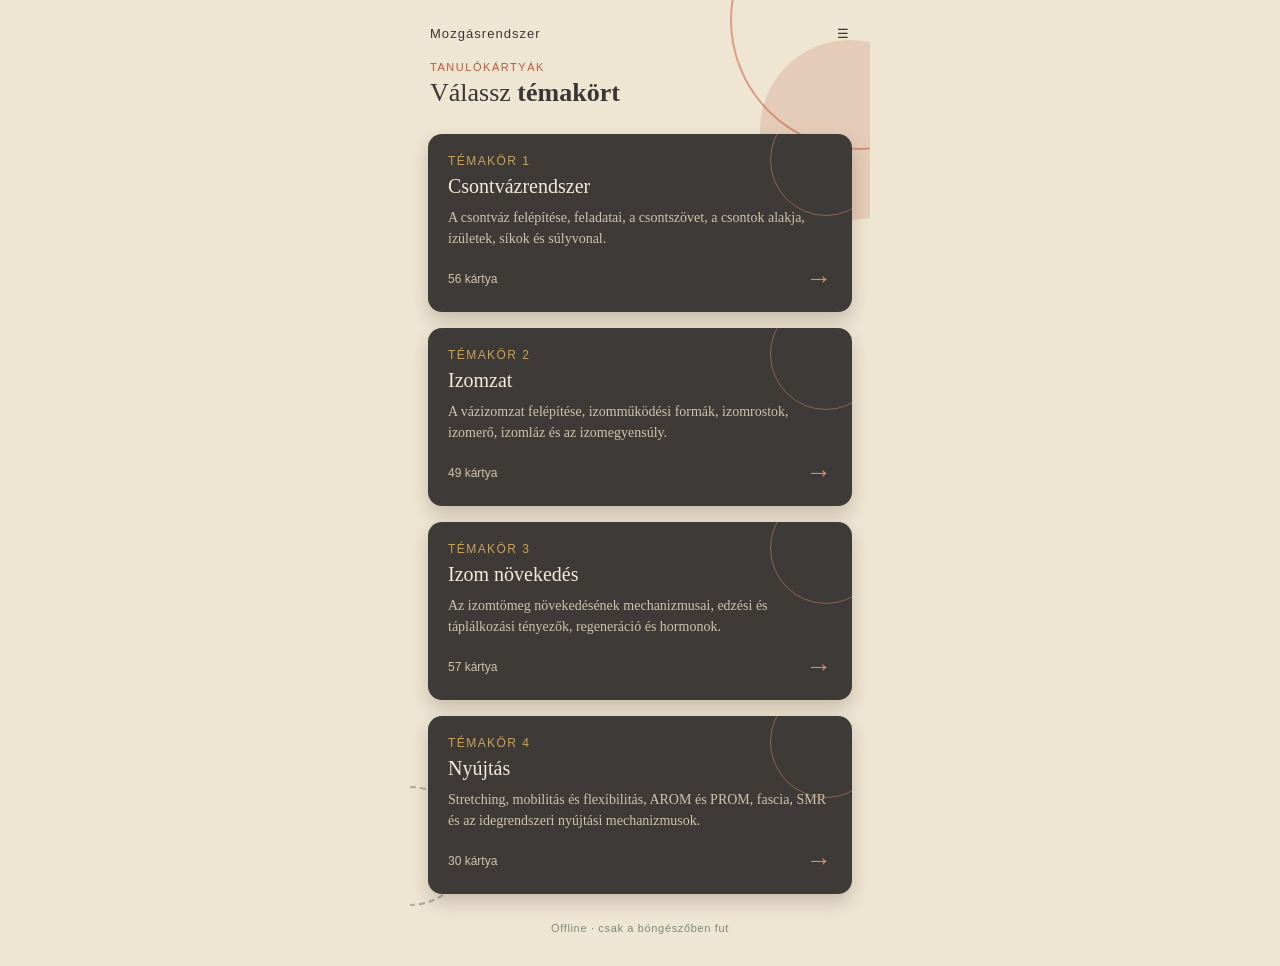
<file: anat2/index.html>
<!DOCTYPE html>
<html lang="hu">
<head>
<meta charset="UTF-8">
<meta name="viewport" content="width=device-width, initial-scale=1, viewport-fit=cover">
<title>Mozgásrendszer – Tanulókártyák</title>
<style>
  :root {
    --paper: #efe5d3;
    --paper-deep: #e4d7bf;
    --ink: #3a3633;
    --card: #3d3a37;
    --cream: #f3ead8;
    --muted-cream: #cfc4ad;
    --terracotta: #b8583f;
    --terracotta-soft: #d98b72;
    --sage: #7f8a72;
    --mustard: #c9a25a;
    --shadow: rgba(60, 45, 30, 0.22);
  }

  * { box-sizing: border-box; margin: 0; padding: 0; }

  html, body {
    min-height: 100%;
    background: var(--paper);
    color: var(--ink);
    font-family: Georgia, "Times New Roman", serif;
    -webkit-font-smoothing: antialiased;
  }

  body {
    display: flex;
    justify-content: center;
    padding: env(safe-area-inset-top, 0px) 12px env(safe-area-inset-bottom, 0px);
    min-height: 100vh;
  }

  .app {
    position: relative;
    width: 100%;
    max-width: 460px;
    min-height: 100vh;
    overflow: hidden;
    padding: 22px 18px 32px;
  }

  .deco { position: absolute; pointer-events: none; border-radius: 50%; z-index: 0; }
  .deco.a { width: 260px; height: 260px; top: -110px; right: -120px; border: 2px solid var(--terracotta-soft); opacity: 0.8; }
  .deco.b { width: 180px; height: 180px; top: 40px; right: -70px; background: var(--terracotta); opacity: 0.18; }
  .deco.c { width: 120px; height: 120px; bottom: 60px; left: -60px; border: 2px dashed var(--sage); opacity: 0.6; }

  .content { position: relative; z-index: 1; }

  .topbar {
    display: flex;
    align-items: center;
    justify-content: space-between;
    font-family: "Trebuchet MS", Verdana, sans-serif;
    font-size: 13px;
    letter-spacing: 0.08em;
    color: var(--ink);
    padding: 4px 2px 14px;
  }
  .icon-btn { background: none; border: none; color: var(--ink); font-size: 22px; cursor: pointer; padding: 6px 8px; line-height: 1; }

  .heading { margin: 6px 2px 4px; }
  .eyebrow {
    font-family: "Trebuchet MS", Verdana, sans-serif;
    font-size: 11px;
    letter-spacing: 0.14em;
    text-transform: uppercase;
    color: var(--terracotta);
  }
  .heading h1 { font-size: 26px; font-weight: normal; line-height: 1.2; margin-top: 4px; }
  .heading h1 strong { font-weight: bold; }

  .view { display: none; }
  .view.active { display: block; }

  /* ---------- category selection ---------- */
  .category-list { display: flex; flex-direction: column; gap: 16px; margin-top: 26px; }
  .cat-card {
    position: relative;
    background: var(--card);
    color: var(--cream);
    border-radius: 14px;
    padding: 20px 20px 18px;
    cursor: pointer;
    box-shadow: 0 8px 18px var(--shadow);
    border: none;
    text-align: left;
    width: 100%;
    font-family: inherit;
    transition: transform 0.15s ease;
    overflow: hidden;
  }
  .cat-card:active { transform: scale(0.98); }
  .cat-card::before {
    content: "";
    position: absolute;
    right: -30px; top: -30px;
    width: 110px; height: 110px;
    border-radius: 50%;
    border: 1.5px solid var(--terracotta-soft);
    opacity: 0.5;
  }
  .cat-card.empty { background: var(--paper-deep); color: var(--ink); box-shadow: none; cursor: default; }
  .cat-card.empty:active { transform: none; }
  .cat-card.empty::before { border-color: var(--sage); }
  .cat-num { font-family: "Trebuchet MS", Verdana, sans-serif; font-size: 12px; letter-spacing: 0.12em; color: var(--mustard); text-transform: uppercase; }
  .cat-card.empty .cat-num { color: var(--sage); }
  .cat-title { font-size: 20px; margin: 6px 0 8px; line-height: 1.25; color: var(--cream); }
  .cat-card.empty .cat-title { color: var(--ink); }
  .cat-desc { font-size: 14px; line-height: 1.5; color: var(--muted-cream); }
  .cat-card.empty .cat-desc { color: var(--sage); }
  .cat-foot {
    display: flex;
    justify-content: space-between;
    align-items: center;
    margin-top: 14px;
    font-family: "Trebuchet MS", Verdana, sans-serif;
    font-size: 12px;
    color: var(--muted-cream);
  }
  .cat-card.empty .cat-foot { color: var(--sage); }
  .cat-arrow { font-size: 26px; color: var(--terracotta-soft); }

  /* ---------- deck view ---------- */
  .deck-head { margin-top: 6px; }
  .deck-head h2 { font-size: 21px; font-weight: normal; margin-top: 4px; line-height: 1.25; }

  .progress-row {
    display: flex;
    justify-content: space-between;
    align-items: center;
    font-family: "Trebuchet MS", Verdana, sans-serif;
    font-size: 12px;
    color: var(--ink);
    margin: 18px 2px 8px;
  }
  .progress { height: 6px; background: var(--paper-deep); border-radius: 6px; overflow: hidden; }
  .progress-fill { height: 100%; width: 0%; background: var(--terracotta); transition: width 0.3s ease; }

  .scene { perspective: 1200px; margin-top: 18px; height: 360px; }
  .flipper {
    position: relative;
    width: 100%;
    height: 100%;
    transition: transform 0.55s cubic-bezier(.4,.2,.2,1);
    transform-style: preserve-3d;
    cursor: pointer;
  }
  .flipper.flipped { transform: rotateY(180deg); }

  .face {
    position: absolute;
    inset: 0;
    border-radius: 16px;
    backface-visibility: hidden;
    -webkit-backface-visibility: hidden;
    display: flex;
    flex-direction: column;
    padding: 24px 22px;
    box-shadow: 0 10px 22px var(--shadow);
    overflow: hidden;
  }
  .face.front { background: var(--card); color: var(--cream); }
  .face.back {
    background: var(--cream);
    color: var(--ink);
    transform: rotateY(180deg);
    border: 1.5px solid var(--paper-deep);
  }
  .face::after {
    content: "";
    position: absolute;
    right: -50px; bottom: -50px;
    width: 150px; height: 150px;
    border-radius: 50%;
    border: 1.5px solid var(--terracotta-soft);
    opacity: 0.35;
    pointer-events: none;
  }
  .face-label {
    font-family: "Trebuchet MS", Verdana, sans-serif;
    font-size: 11px;
    letter-spacing: 0.14em;
    text-transform: uppercase;
    margin-bottom: 14px;
  }
  .face.front .face-label { color: var(--mustard); }
  .face.back .face-label { color: var(--terracotta); }
  .face-text { font-size: 19px; line-height: 1.45; overflow-y: auto; flex: 1; padding-right: 4px; }
  .face.back .face-text { font-size: 17px; }
  .face-hint {
    font-family: "Trebuchet MS", Verdana, sans-serif;
    font-size: 12px;
    color: var(--muted-cream);
    text-align: right;
    margin-top: 10px;
  }
  .face.back .face-hint { color: var(--sage); }

  .controls { display: flex; justify-content: space-between; align-items: center; margin-top: 22px; gap: 10px; }
  .nav-btn {
    background: none;
    border: 1.5px solid var(--ink);
    color: var(--ink);
    font-family: "Trebuchet MS", Verdana, sans-serif;
    font-size: 14px;
    padding: 10px 14px;
    border-radius: 999px;
    cursor: pointer;
  }
  .nav-btn:disabled { opacity: 0.3; cursor: default; }
  .nav-btn.arrow { border: none; color: var(--terracotta); font-size: 30px; padding: 0 6px; line-height: 1; }
  .nav-btn.arrow:disabled { color: var(--ink); }

  .mark-row { display: flex; gap: 10px; margin-top: 16px; }
  .mark-btn {
    flex: 1;
    font-family: "Trebuchet MS", Verdana, sans-serif;
    font-size: 13px;
    padding: 11px 10px;
    border-radius: 10px;
    border: none;
    cursor: pointer;
    color: var(--cream);
  }
  .mark-btn.know { background: var(--sage); }
  .mark-btn.again { background: var(--terracotta); }
  .mark-btn.active { box-shadow: inset 0 0 0 2px var(--cream), 0 0 0 2px var(--ink); }

  .mini-actions {
    display: flex;
    justify-content: center;
    gap: 18px;
    margin-top: 16px;
    font-family: "Trebuchet MS", Verdana, sans-serif;
    font-size: 13px;
  }
  .link-btn {
    background: none;
    border: none;
    color: var(--ink);
    text-decoration: underline;
    text-underline-offset: 3px;
    cursor: pointer;
    font-family: inherit;
    font-size: inherit;
    padding: 4px;
  }

  .done-box {
    display: none;
    margin-top: 18px;
    background: var(--paper-deep);
    border-radius: 14px;
    padding: 18px;
    text-align: center;
    font-size: 15px;
    line-height: 1.5;
  }
  .done-box.show { display: block; }
  .done-box strong { color: var(--terracotta); font-weight: bold; }

  footer {
    margin-top: 28px;
    text-align: center;
    font-family: "Trebuchet MS", Verdana, sans-serif;
    font-size: 11px;
    color: var(--sage);
    letter-spacing: 0.06em;
  }

  @media (prefers-reduced-motion: reduce) {
    .flipper, .progress-fill { transition: none; }
  }
</style>
</head>
<body>
<div class="app">
  <div class="deco a"></div>
  <div class="deco b"></div>
  <div class="deco c"></div>

  <div class="content">
    <div class="topbar">
      <span>Mozgásrendszer</span>
      <span>☰</span>
    </div>

    <!-- HOME: category selection -->
    <section id="homeView" class="view active">
      <div class="heading">
        <div class="eyebrow">Tanulókártyák</div>
        <h1>Válassz <strong>témakört</strong></h1>
      </div>
      <div class="category-list" id="categoryList"></div>
      <footer>Offline · csak a böngészőben fut</footer>
    </section>

    <!-- DECK: cards -->
    <section id="deckView" class="view">
      <div class="topbar">
        <button class="icon-btn" id="backHome" aria-label="Vissza">←</button>
        <span id="deckTopLabel"></span>
        <span style="width:38px"></span>
      </div>

      <div class="deck-head">
        <div class="eyebrow" id="deckEyebrow"></div>
        <h2 id="deckTitle"></h2>
      </div>

      <div class="progress-row">
        <span id="counter">1 / 1</span>
        <span id="knownCount">Tudom: 0</span>
      </div>
      <div class="progress"><div class="progress-fill" id="progressFill"></div></div>

      <div class="scene">
        <div class="flipper" id="flipper" role="button" tabindex="0" aria-label="Kártya megfordítása">
          <div class="face front">
            <div class="face-label">Kérdés</div>
            <div class="face-text" id="frontText"></div>
            <div class="face-hint">Koppints a válaszhoz</div>
          </div>
          <div class="face back">
            <div class="face-label">Válasz</div>
            <div class="face-text" id="backText"></div>
            <div class="face-hint">Koppints vissza</div>
          </div>
        </div>
      </div>

      <div class="mark-row">
        <button class="mark-btn again" id="markAgain">Gyakorlom ↻</button>
        <button class="mark-btn know" id="markKnow">Tudom ✓</button>
      </div>

      <div class="controls">
        <button class="nav-btn arrow" id="prevBtn" aria-label="Előző">←</button>
        <button class="nav-btn" id="shuffleBtn">Keverés</button>
        <button class="nav-btn arrow" id="nextBtn" aria-label="Következő">→</button>
      </div>

      <div class="mini-actions">
        <button class="link-btn" id="restartBtn">Újrakezdés</button>
        <button class="link-btn" id="practiceBtn">Csak a „gyakorlom” kártyák</button>
      </div>

      <div class="done-box" id="doneBox">
        <strong>Kész a kör!</strong><br>
        <span id="doneText"></span>
      </div>
    </section>
  </div>
</div>

<script>
  const CATEGORIES = [
    {
      id: 1,
      title: "Csontvázrendszer",
      desc: "A csontváz felépítése, feladatai, a csontszövet, a csontok alakja, ízületek, síkok és súlyvonal.",
      cards: [
        { q: "Mi a bilaterális szimmetria?", a: "A test jobb és bal oldala alapvetően egymás tükörképe. A középsík (median sagittalis sík) osztja jobb és bal félre." },
        { q: "Mi a szelvényezettség (szegmentáció)?", a: "A test bizonyos részei hasonló, ismétlődő szakaszokból, szelvényekből épülnek fel." },
        { q: "Adj példát a szelvényezettségre!", a: "Gerincoszlop csigolyái, a bordák elhelyezkedése, a törzs izmainak egyes rétegei, a gerincvelői idegek szegmentális elrendeződése." },
        { q: "Mi a mozgásrendszer feladata?", a: "Lehetővé teszi a test helyzetének megváltoztatását, a helyváltoztatást és a testtartás fenntartását." },
        { q: "Mi tartozik a passzív mozgásrendszerhez?", a: "Csontok, ízületek, ízületi szalagok és porcok. Feladata: a test támasztása, védelme és a mozgás kereteinek biztosítása." },
        { q: "Mi tartozik az aktív mozgásrendszerhez?", a: "Vázizmok és izmok inai. Az izom-összehúzódással létrehozza a mozgást, fenntartja a testtartást és stabilizálja az ízületeket." },
        { q: "Melyik rész hozza létre a mozgást: az aktív vagy a passzív?", a: "Az aktív rész. A passzív rész a mozgás kereteit adja." },
        { q: "Hány csontból áll egy felnőtt csontváza?", a: "Általában 206 csontból." },
        { q: "Sorold fel a csontváz hat feladatát!", a: "Támasztás, védelem, mozgás, vérképzés, ásványianyag-raktározás, energiaraktározás." },
        { q: "Mely részek alkotják a tengelyvázat?", a: "A koponya, a gerincoszlop és a mellkas." },
        { q: "Mi a csontszövet szerves állománya?", a: "Kb. 1/3 részt tesz ki, főként kollagénrostokból áll. Rugalmasságot és hajlékonyságot ad, és segít megelőzni a csont törékenységét." },
        { q: "Mi a csontszövet szervetlen állománya?", a: "Kb. 2/3 részt tesz ki, főként kalcium- és foszfátsókból áll. Keménységet és szilárdságot biztosít." },
        { q: "Mi az osteoblast?", a: "Csontépítő sejt, új csontállományt termel." },
        { q: "Mi az osteoclast?", a: "Csontbontó sejt, lebontja a régi csontállományt." },
        { q: "Mi az osteocyta?", a: "Érett csontsejt, fenntartja a csontszövetet." },
        { q: "Mi a különbség a tömör és a szivacsos csontállomány között?", a: "A tömör (substantia compacta) kemény, sűrű, nagy teherbírású. A szivacsos (substantia spongiosa) gerendázatos, könnyebb, a csont belsejében található." },
        { q: "Mi a csonthártya (periosteum)?", a: "A csont külső felszínét borító kötőszövetes hártya. Vérereket és idegeket tartalmaz." },
        { q: "Mi a velőüreg (cavitas medullaris)?", a: "A hosszú csontok középső részében található üreg." },
        { q: "Mi a diaphysis?", a: "A csöves csont középső, hosszú szakasza, a csonttest." },
        { q: "Mi a metaphysis?", a: "A csonttest és a csontvég közötti átmeneti terület." },
        { q: "Mi a növekedési porc (epiphysisporc) szerepe?", a: "Gyermekkorban a hosszanti növekedés helye. Felnőttkorban elcsontosodik, helyén epiphysisvonal marad." },
        { q: "Adj példát hosszú (csöves) csontra!", a: "Combcsont, felkarcsont, sípcsont. Hosszúságuk nagyobb, mint szélességük és vastagságuk." },
        { q: "Adj példát rövid csontra!", a: "Kéztőcsontok, lábtőcsontok. Hosszúságuk, szélességük és vastagságuk közel azonos." },
        { q: "Adj példát lapos csontra!", a: "Lapocka, szegycsont, bordák, koponyacsontok. Védő és izomtapadási szerepük van." },
        { q: "Adj példát szabálytalan csontra!", a: "Csigolyák, egyes arckoponyacsontok. Bonyolult, változatos alakúak." },
        { q: "Mi a szezámcsont, és mi a példája?", a: "Inakban kialakuló kis csont, amely védi az inat és javítja az izom erőkarját. Példa: térdkalács (patella)." },
        { q: "Mi jellemzi a folytonos csontösszeköttetéseket (synarthrosis)?", a: "A csontokat kötőszövet vagy porc köti össze. Nincs valódi ízületi rés." },
        { q: "Adj példát syndesmosisra!", a: "A sípcsont és a szárkapocscsont közötti összeköttetés." },
        { q: "Adj példát sutura típusú összeköttetésre!", a: "A koponyacsontok között." },
        { q: "Adj példát synchondrosisra!", a: "Az első bordaporc és a szegycsont közötti porcos kapcsolat." },
        { q: "Adj példát symphysisre!", a: "A csigolyatestek között, illetve a szeméremcsontok között." },
        { q: "Mi jellemzi a megszakított összeköttetéseket (diarthrosis)?", a: "Valódi ízületek, ízületi réssel. A csontok egymáshoz képest elmozdulhatnak." },
        { q: "Sorold fel a synoviális ízület hat fő alkotórészét!", a: "Ízületi fej, ízületi vápa, ízületi porc, ízületi tok, ízületi üreg, ízületi folyadék (synovia)." },
        { q: "Mi a synovia feladata?", a: "Kenést és tápanyagellátást biztosít az ízületi porcnak." },
        { q: "Mi az ízületi tok két rétege?", a: "Külső rostos réteg (membrana fibrosa) és belső ízületi belhártya (membrana synovialis), amely az ízületi folyadékot termeli." },
        { q: "Sorold fel a synoviális ízület járulékos elemeit!", a: "Ízületi szalagok, ízületi korongok, meniscusok, ízületi ajkak (labrum), nyáktömlők (bursa), ínhüvelyek." },
        { q: "Milyen mozgásokat végez az egytengelyű ízület? Példa?", a: "Hajlítás (flexio) és nyújtás (extensio). Példa: könyökízület, ujjpercek közötti ízületek." },
        { q: "Milyen mozgásokat végez a kéttengelyű ízület? Példa?", a: "Hajlítás, nyújtás, távolítás (abductio) és közelítés (adductio). Példa: csuklóízület, hüvelykujj nyeregízülete." },
        { q: "Milyen mozgásokat végez a háromtengelyű ízület? Példa?", a: "Hajlítás, nyújtás, távolítás, közelítés és forgatás (rotatio). Példa: váll- és csípőízület." },
        { q: "Mi az egyszerű ízület (articulatio simplex)?", a: "Olyan ízület, amelyben két csont vesz részt. Példa: vállízület." },
        { q: "Mi a komplex ízület (articulatio complexa)? Példa?", a: "Az ízületi üregben porcos korong vagy meniscus is található. Példa: térdízület." },
        { q: "Mi a kapcsolat az ízületek stabilitása és mobilitása között?", a: "Általában fordított: a nagyobb mobilitás gyakran kisebb stabilitással, a nagyobb stabilitás kisebb mozgásterjedelemmel jár." },
        { q: "Mit jelent az ízületről-ízületre elv?", a: "Az ízületek felváltva igényelnek mobilitást vagy stabilitást. Például a bokaízület mobilitást, a térdízület stabilitást igényel. Ha egy ízület nem látja el feladatát, a szomszédos ízületek túlterhelődhetnek." },
        { q: "Melyik sík osztja a testet jobb és bal oldalra? Milyen mozgások jellemzik?", a: "A sagittalis (nyílirányú) sík. Jellemző mozgások: flexio és extensio. Példa: guggolás, könyökhajlítás." },
        { q: "Melyik sík osztja a testet elülső és hátulsó részre? Milyen mozgások?", a: "A frontalis (homloksík, coronalis sík). Jellemző mozgások: abductio, adductio, oldalra hajlítás. Példa: karemelés oldalra." },
        { q: "Melyik sík osztja a testet felső és alsó részre? Milyen mozgások?", a: "A transversalis (vízszintes) sík. Jellemző mozgások: rotatio, horizontális abductio és adductio. Példa: törzsfordítás." },
        { q: "Melyik tengely körül történnek a sagittalis síkbeli mozgások?", a: "A haránttengely (transversalis tengely), amely jobbról balra halad." },
        { q: "Melyik tengely körül történnek a frontalis síkbeli mozgások?", a: "A nyílirányú tengely (sagittalis tengely), amely elölről hátrafelé halad." },
        { q: "Melyik tengely körül történnek a transversalis síkbeli mozgások?", a: "A hossztengely (longitudinalis tengely), amely függőlegesen halad a test hosszában." },
        { q: "Mi a súlypont (centrum gravitatis)?", a: "Az a képzeletbeli pont, amelyben a test teljes tömege koncentráltnak tekinthető, és ahol a gravitációs erő eredője hat." },
        { q: "Hol található az emberi test súlypontja anatómiai alaphelyzetben?", a: "Megközelítőleg a második keresztcsonti csigolya (S2) magasságában, a medence területén." },
        { q: "Mi a súlyvonal?", a: "A súlyponton áthaladó, függőleges képzeletbeli vonal, amely a gravitációs erő irányát jelöli. Viszonya a támaszfelülethez meghatározza az egyensúlyt." },
        { q: "Hol halad a súlyvonal a gerincoszlop mentén állásban?", a: "Az ágyéki szakasz előtt, a háti szakasz mögött." },
        { q: "Hol halad a súlyvonal a térdízülethez képest?", a: "Kissé a térdízület forgástengelye előtt." },
        { q: "Hol halad a súlyvonal a csípőízülethez képest?", a: "Kissé a csípőízület forgástengelye mögött." },
        { q: "Hol halad a súlyvonal a fej területén?", a: "A külső hallójárat közelében." }
      ]
    },
    {
      id: 2,
      title: "Izomzat",
      desc: "A vázizomzat felépítése, izomműködési formák, izomrostok, izomerő, izomláz és az izomegyensúly.",
      cards: [
        { q: "Mi a mozgásrendszer aktív része?", a: "A vázizomzat (musculi skeletales), amely az összehúzódásával mozgást hoz létre." },
        { q: "Melyek a vázizmok fő funkciói?", a: "Mozgás, testtartás fenntartása, ízületek stabilizálása, hőtermelés és a belső szervek védelme." },
        { q: "Melyek egy vázizom fő részei?", a: "Eredés (origo), tapadás (insertio) és izomhas (venter)." },
        { q: "Mi az eredés és a tapadás?", a: "Az eredés az izom egyik rögzülési pontja, a tapadás a másik. Összehúzódáskor a két pont közeledhet egymáshoz." },
        { q: "Hogyan épül fel a vázizom?", a: "Izomrostkötegekből, azokat alkotó izomrostokból, miofibrillumokból és szarkomerekből." },
        { q: "Mi az izomrost, miofibrillum és szarkomer?", a: "Az izomrost egy izomsejt; benne miofibrillumok találhatók, amelyek ismétlődő szarkomerekből épülnek fel." },
        { q: "Mi az aktin és a miozin?", a: "Az aktin vékony, a miozin vastag kontraktilis fehérjefonal, amelyek kölcsönhatása az izom összehúzódását eredményezi." },
        { q: "Mi jellemzi a fázisos és tónusos izmokat?", a: "A fázisos izmok főként dinamikus mozgásban, a tónusos izmok tartós testtartási feladatokban vesznek részt." },
        { q: "Milyen izomrosttípusok vannak?", a: "I-es típusú lassú, oxidatív rostok; IIa típusú gyors, kevert rostok; IIx típusú gyors, glikolitikus rostok." },
        { q: "Mi az agonista izom?", a: "Az adott mozgást elsődlegesen létrehozó izom." },
        { q: "Mi az antagonista izom?", a: "Az agonistával ellentétes mozgást végző izom." },
        { q: "Mi a szinergista izom?", a: "Az agonista működését segítő, a mozgást támogató izom." },
        { q: "Mi a fixátor izom?", a: "Stabilizálja az adott testrészt, hogy a mozgás megfelelően végrehajtható legyen." },
        { q: "Mit jelent az izomegyensúly?", a: "Az egymással ellentétes vagy együttműködő izmok megfelelő erő- és működésbeli egyensúlya." },
        { q: "Mi a koncentrikus izomműködés?", a: "Az izom összehúzódás közben megrövidül, például a súly felemelésekor." },
        { q: "Mi az excentrikus izomműködés?", a: "Az izom feszülés közben megnyúlik, például a súly lassú leengedésekor." },
        { q: "Mi az izometriás izomműködés?", a: "Az izom feszül, de a hossza lényegében nem változik." },
        { q: "Mi az izokinetikus izomműködés?", a: "Állandó mozgási sebesség mellett változó ellenállással történő izomműködés." },
        { q: "Mi az izomtónus?", a: "Az izmok folyamatos, alacsony szintű alapfeszülése nyugalomban is." },
        { q: "Mi az izomláz?", a: "Terhelés után kialakuló izomfájdalom és érzékenység, amely gyakran szokatlan vagy excentrikus terhelést követ." },
        { q: "Hogyan növekedhet az izomerő izomtömeg-növekedés nélkül?", a: "Neurális adaptációval: hatékonyabb motorosegység-rekrutációval, idegi aktivációval és koordinációval." },
        { q: "Mit jelent a motoros egységek rekrutációja?", a: "Az erőkifejtéshez egyre több motoros egység bekapcsolása." },
        { q: "Mit jelent a motoros egységek tüzelési frekvenciája?", a: "Az idegsejt által az izomrostoknak küldött ingerületek gyakorisága." },
        { q: "Miért lehet egy kisebb izomtömegű ember erősebb?", a: "Hatékonyabb idegi aktiváció, koordináció, technika és kedvezőbb anatómiai erőkarok miatt." },
        { q: "Mi a keresztadaptáció (cross-education)?", a: "Az egyik végtag edzése a másik, nem edzett végtag erejét is növelheti idegrendszeri alkalmazkodás révén." },
        { q: "Mi a szöveti adaptáció az erőedzés során?", a: "Az izomrostok keresztmetszetének és kontraktilis elemeinek növekedése, valamint a kötőszövet alkalmazkodása." },
        { q: "Mi a miofibrilláris hipertrófia?", a: "A kontraktilis miofibrillumok és fehérjék mennyiségének növekedése." },
        { q: "Mi a szarkoplazmatikus hipertrófia?", a: "Az izomsejtek szarkoplazmájának, glikogén- és folyadéktartalmának növekedése." },
        { q: "Miért nem jelent automatikusan nagyobb izomtömeg nagyobb funkcionális erőt?", a: "Mert az erőhöz idegrendszeri koordináció, technika, stabilitás és megfelelő mozgástartomány is szükséges." },
        { q: "Mi a különbség a neurális és szöveti erőnövekedés között?", a: "A neurális idegrendszeri alkalmazkodás, a szöveti pedig az izom és más szövetek szerkezeti változása." },
        { q: "Melyek a vázizmot körülvevő kötőszövetes burkok?", a: "Endomysium, perimysium és epimysium." },
        { q: "Mit vesz körül az endomysium?", a: "Az egyes izomrostokat." },
        { q: "Mit vesz körül a perimysium?", a: "Az izomrostok kötegeit (fasciculusokat)." },
        { q: "Mit vesz körül az epimysium?", a: "A teljes izmot." },
        { q: "Mi a motoros egység?", a: "Egy mozgató idegsejt és az általa beidegzett izomrostok összessége." },
        { q: "Mi a szarkomer?", a: "A miofibrillum legkisebb összehúzódó szerkezeti egysége." },
        { q: "Mely fehérjék végzik az izom összehúzódását?", a: "Az aktin (vékony) és a miozin (vastag) filamentumok." },
        { q: "Mi történik a csúszó filamentumok elmélete szerint?", a: "Az aktinfilamentumok a miozinok között elcsúsznak; a szarkomer megrövidül." },
        { q: "Mi a kalciumion (Ca²⁺) szerepe az izom-összehúzódásban?", a: "Lehetővé teszi az aktin és miozin kapcsolódását." },
        { q: "Mi az ATP szerepe az izomműködésben?", a: "Energiát biztosít a kereszthidak működéséhez és az elernyedéshez." },
        { q: "Milyen szerepe van a szarkoplazmás retikulumnak?", a: "Tárolja és felszabadítja az izom-összehúzódást szabályozó Ca²⁺-ionokat." },
        { q: "Milyen tényezők befolyásolják az izomerőt?", a: "Izomkeresztmetszet, idegi aktiváció, rosttípus, izomhossz, ízületi szög és technika." },
        { q: "Mi történhet tartós inaktivitás során az izmokkal?", a: "Izomsorvadás (atrophia), erőcsökkenés és a mozgástartomány beszűkülése." },
        { q: "Mit jelent az izom rövidülése vagy megrövidült állapota?", a: "Az izom nyugalmi hossza csökkenhet, ami korlátozhatja az ízületi mozgást." },
        { q: "Milyen következménye lehet az izomegyensúly felborulásának?", a: "Testtartási eltérés, mozgásbeszűkülés és fokozott ízületi terhelés." },
        { q: "Mi okozza leginkább a késleltetett izomlázat (DOMS)?", a: "Szokatlan, főként excentrikus terhelés után kialakuló mikrosérülések és gyulladásos folyamatok." },
        { q: "Mikor jelentkezik általában a késleltetett izomláz?", a: "Gyakran 12–24 óra múlva, és 24–72 óra körül a legerősebb." },
        { q: "Mi segítheti az izom regenerációját?", a: "Megfelelő pihenés, alvás, táplálkozás és fokozatos terhelés." },
        { q: "Mi a fő különbség a miofibrilláris és szarkoplazmatikus hipertrófia között?", a: "Miofibrilláris: kontraktilis elemek növekedése; szarkoplazmatikus: sejtplazma-térfogat növekedése." }
      ]
    },
    {
      id: 3,
      title: "Izom növekedés",
      desc: "Az izomtömeg növekedésének mechanizmusai, edzési és táplálkozási tényezők, regeneráció és hormonok.",
      cards: [
        { q: "Mit jelent az izomzat növekedése?", a: "Az izom méretének és keresztmetszetének növekedését, amelyet elsősorban az izomrostok hipertrófiája okoz." },
        { q: "Mit jelent a hipertrófia (hypertrófia)?", a: "Az izomrostok méretének és keresztmetszetének növekedése." },
        { q: "Mi a hiperplázia?", a: "A sejtek számának növekedése. Emberben az izomnövekedésben betöltött szerepe nem bizonyított egyértelműen." },
        { q: "Mi a különbség a hipertrófia és a hiperplázia között?", a: "Hipertrófia: a sejtek mérete nő. Hiperplázia: a sejtek száma nő." },
        { q: "Mi váltja ki elsősorban az izomnövekedést?", a: "A megfelelő ellenállásos edzés, a mechanikai feszülés, az anyagcsere-folyamatok és a megfelelő regeneráció." },
        { q: "Mi a mechanikai feszülés szerepe az izomnövekedésben?", a: "Az izomra ható terhelés olyan jelzéseket indít el, amelyek serkentik az izomfehérjék képződését." },
        { q: "Mit jelent az izomfehérje-szintézis?", a: "Új izomfehérjék, például aktin és miozin előállítását." },
        { q: "Mi az izomfehérje-lebontás?", a: "A meglévő izomfehérjék lebontása a szervezetben." },
        { q: "Mikor növekszik az izomtömeg?", a: "Ha hosszabb távon az izomfehérje-szintézis meghaladja az izomfehérje-lebontást." },
        { q: "Mi a mTOR szerepe az izomnövekedésben?", a: "A sejten belüli jelátviteli útvonal része, amely szabályozza és serkenti a fehérjeszintézist." },
        { q: "Mi a műholdsejtek (szatellitsejtek) szerepe?", a: "Segítik az izomrostok regenerációját és növekedését, valamint új sejtmagokkal járulhatnak hozzá az izomrostok működéséhez." },
        { q: "Miért fontosak a sejtmagok az izomrostban?", a: "A sejtmagok szabályozzák a fehérjeszintézishez szükséges folyamatokat." },
        { q: "Mi a miofibrilláris hipertrófia lényege?", a: "A kontraktilis elemek, vagyis a miofibrillumok, valamint az aktin- és miozinfehérjék mennyiségének növekedése." },
        { q: "Mi a szarkoplazmatikus hipertrófia lényege?", a: "Az izomrost sejtplazmájának (szarkoplazmájának) térfogatnövekedése." },
        { q: "Milyen szerepe van a progresszív túlterhelésnek?", a: "A terhelés fokozatos növelésével új alkalmazkodási ingert biztosít az izmok számára." },
        { q: "Mit jelent a progresszív túlterhelés?", a: "Az edzés terhelésének fokozatos növelését, például nagyobb súly, több ismétlés vagy több sorozat alkalmazását." },
        { q: "Miért fontos az edzés intenzitása?", a: "Mert megfelelően nagy terhelés szükséges az izom alkalmazkodási folyamatainak kiváltásához." },
        { q: "Miért fontos a megfelelő ismétlésszám?", a: "A különböző ismétléstartományok eltérő módon teszik lehetővé a terhelés szabályozását, de megfelelő erőkifejtés mellett több tartomány is elősegítheti a hipertrófiát." },
        { q: "Miért fontos az izom regenerációja?", a: "Mert az alkalmazkodási és helyreállítási folyamatok az edzések közötti időszakban zajlanak." },
        { q: "Mi történik az izommal pihenés közben?", a: "Helyreállnak a terhelés okozta változások, és megfelelő feltételek mellett növekedhet az izomfehérjék mennyisége." },
        { q: "Miért fontos az alvás az izomnövekedésben?", a: "Támogatja a regenerációt, a hormonális szabályozást és a megfelelő idegrendszeri működést." },
        { q: "Miért fontos a fehérjebevitel?", a: "A fehérjék aminosavakat biztosítanak az izomfehérjék felépítéséhez és helyreállításához." },
        { q: "Milyen szerepe van a szénhidrátoknak az izomépítésben?", a: "Energiát biztosítanak az edzéshez, és segítik az izom glikogénraktárainak feltöltését." },
        { q: "Mi a glikogén?", a: "A glükóz raktározott formája, amely fontos energiaforrás az izmok számára." },
        { q: "Miért fontos a megfelelő energiabevitel?", a: "A túl alacsony energiabevitel ronthatja a regenerációt és korlátozhatja az izomnövekedést." },
        { q: "Milyen szerepe van a hormonoknak az izomnövekedésben?", a: "Szabályozzák az anyagcserét, a fehérjeszintézist és az izomszövet alkalmazkodását." },
        { q: "Milyen hormonok kapcsolódnak az izomnövekedéshez?", a: "Például tesztoszteron, növekedési hormon és IGF-1." },
        { q: "Az izomerő növekedése minden esetben együtt jár az izomtömeg növekedésével?", a: "Nem. Az izomerő növekedése nem minden esetben jár együtt az izomtömeg növekedésével." },
        { q: "Miért nem nő mindenkinél ugyanolyan gyorsan az izomtömeg?", a: "Genetikai adottságok, életkor, hormonális háttér, edzésmúlt, táplálkozás és regeneráció miatt." },
        { q: "Milyen szerepe van a genetikának az izomnövekedésben?", a: "Befolyásolja az izomrosttípusok arányát, az izomformát, a növekedési potenciált és az alkalmazkodás mértékét." },
        { q: "Mi az izomsorvadás (atrophia)?", a: "Az izomrostok méretének és az izomtömegnek a csökkenése." },
        { q: "Mi okozhat izomsorvadást?", a: "Tartós inaktivitás, immobilizáció, elégtelen táplálkozás, betegségek és idegi beidegzési zavarok." },
        { q: "Mi az izomadaptáció?", a: "Az izom alkalmazkodása a rendszeresen ismétlődő terheléshez szerkezeti és működésbeli változásokkal." },
        { q: "Miért fontos a rendszeresség az izomnövekedésben?", a: "Mert a rendszeresen ismételt edzésingerek tartós alkalmazkodást eredményezhetnek." },
        { q: "Mi történik, ha hosszabb időre abbahagyjuk az edzést?", a: "Csökkenhet az izomtömeg és az erő, ezt detrainingnek nevezzük." },
        { q: "Mi a különbség a kezdő és a haladó edzettek izomnövekedése között?", a: "Kezdőknél általában gyorsabb a kezdeti fejlődés, haladóknál lassabb és kisebb mértékű lehet a növekedés." },
        { q: "Miért fontos az edzéstechnika az izomnövekedésben?", a: "Segít a célizom megfelelő terhelésében, és csökkenti a sérülésveszélyt." },
        { q: "Mi a túledzés?", a: "Tartósan túl nagy edzésterhelés és elégtelen regeneráció miatt kialakuló állapot, amely teljesítményromlással járhat." },
        { q: "Milyen jelei lehetnek a túlterhelésnek?", a: "Tartós fáradtság, teljesítménycsökkenés, alvászavar, motivációvesztés és elhúzódó izomfájdalom." },
        { q: "Mi a különbség az izomépítés és a zsírtömeg növekedése között?", a: "Az izomépítés az izomszövet növekedése, míg a zsírtömeg növekedése a zsírszövet mennyiségének emelkedése." },
        { q: "Lehetséges-e izmot építeni kalóriadeficitben?", a: "Igen, főként kezdőknél, újrakezdőknél vagy nagyobb zsírtartalékkal rendelkezőknél, megfelelő edzéssel és fehérjebevitellel." },
        { q: "Milyen két fő alkalmazkodási folyamat eredményezheti az izomerő növekedését?", a: "Neurális (idegi) adaptáció és szöveti adaptáció." },
        { q: "Mi a neurális adaptáció?", a: "Az idegrendszer alkalmazkodása, amely során hatékonyabban képes aktiválni és irányítani az izmokat." },
        { q: "Mi a szöveti adaptáció?", a: "Az izom szerkezeti változása, például az izomrostok keresztmetszetének és a kontraktilis fehérjék mennyiségének növekedése." },
        { q: "Mi történik az izomerő növekedése során?", a: "Hatékonyabbá válik az idegrendszeri izomaktiváció, javul az izmok együttműködése, növekedhet az izomrostok keresztmetszete és a kontraktilis fehérjék mennyisége." },
        { q: "Miért jelentős a neurális adaptáció az edzés kezdeti szakaszában?", a: "Mert az erő kezdetben főként idegrendszeri alkalmazkodás miatt növekszik, akár jelentős izomtömeg-növekedés nélkül is." },
        { q: "Mitől függ az izomerő neurális adaptáció során?", a: "Az elektromos impulzusok frekvenciájától és az erőkifejtésbe bekapcsolódó motoros egységek számától." },
        { q: "Mi a motoros egység (unitas motoria)?", a: "Egy mozgató idegsejt (motoneuron) és az általa beidegzett izomrostok összessége." },
        { q: "Mit jelent a motoros egységek rekrutációja?", a: "Egyre több motoros egység bekapcsolása az erőkifejtésbe, így több izomrost vesz részt a munkában." },
        { q: "Mit jelent a tüzelési frekvencia növekedése?", a: "A mozgató idegsejtek gyakrabban küldenek elektromos impulzusokat az izomrostoknak." },
        { q: "Miért lehet egy kisebb izomtömegű ember erősebb egy nagyobb izomtömegűnél?", a: "Mert hatékonyabb lehet az idegrendszeri aktivációja, jobb lehet az izomkoordinációja, a technikája és a biomechanikai adottsága." },
        { q: "Mi a keresztadaptáció (cross-education)?", a: "Az egyik végtag edzése az ellenoldali, nem edzett végtagban is erőnövekedést okozhat, elsősorban idegrendszeri alkalmazkodás révén." },
        { q: "Miért nem jár automatikusan az izomtömeg növekedése funkcionális erőnövekedéssel?", a: "Mert a funkcionális erőhöz nemcsak izomtömeg, hanem idegrendszeri aktiváció, koordináció, mobilitás, stabilitás és megfelelő technika is szükséges." },
        { q: "Mi szükséges a megfelelő funkcionális erőhöz?", a: "Megfelelő idegrendszeri aktiváció, jó izomkoordináció, ízületi mobilitás, stabilitás, egyensúly, helyes mozgástechnika és az izmok együttműködése." },
        { q: "Hogyan zajlik az izomerő növekedésének szöveti adaptációja?", a: "Növekszik az izomrostok keresztmetszete, a kontraktilis fehérjék és a miofibrillumok mennyisége, alkalmazkodik a kötőszövet, és javulhat az energiaellátás." },
        { q: "Milyen két fő típusát különböztetjük meg a hipertrófiának?", a: "Miofibrilláris és szarkoplazmatikus hipertrófiát." },
        { q: "Mi a funkcionális különbség a miofibrilláris és a szarkoplazmatikus hipertrófia között?", a: "A miofibrilláris hipertrófia közvetlenebbül növeli az összehúzódó elemek mennyiségét és az erőkifejtő kapacitást, míg a szarkoplazmatikus főként az izom térfogatát növeli, nem feltétlenül arányos erőnövekedéssel." }
      ]
    },
    {
      id: 4,
      title: "Nyújtás",
      desc: "Stretching, mobilitás és flexibilitás, AROM és PROM, fascia, SMR és az idegrendszeri nyújtási mechanizmusok.",
      cards: [
        { q: "Mi a stretching?", a: "Az izmok és a környező szövetek nyújtása a mozgásterjedelem növelése vagy fenntartása érdekében." },
        { q: "Mi a mobilizáció?", a: "Az ízületek és a környező szövetek mozgásterjedelmét fejlesztő, aktív vagy passzív mozgás." },
        { q: "Mi a különbség a stretching és a mobilizáció között?", a: "A stretching főként a lágyrészek nyújtására, a mobilizáció az ízületi mozgásterjedelem fejlesztésére irányul." },
        { q: "Mit jelent a mobilitás?", a: "Az ízület aktív, kontrollált mozgásterjedelme." },
        { q: "Mit jelent a flexibilitás?", a: "Az izmok és más lágyrészek nyújthatósága, megnyújthatósága." },
        { q: "Milyen tényezők befolyásolják a mobilitást és flexibilitást?", a: "Izom- és kötőszöveti tulajdonságok, ízületi felépítés, idegrendszer, életkor, hőmérséklet és aktivitás." },
        { q: "Mi az AROM?", a: "Active Range of Motion: aktív mozgásterjedelem, amelyet saját izomerővel végzünk." },
        { q: "Mi a PROM?", a: "Passive Range of Motion: passzív mozgásterjedelem, amelyet külső erő vagy segítség hoz létre." },
        { q: "Mi a különbség az AROM és a PROM között?", a: "AROM esetén saját izmaink mozgatják az ízületet, PROM esetén külső erő végzi a mozgást." },
        { q: "Hogyan hat a tartós inaktivitás az izmokra?", a: "Izomsorvadást, erőcsökkenést, merevséget és a mozgástartomány beszűkülését okozhatja." },
        { q: "Mi történhet a szarkomerekkel tartós immobilizáció során?", a: "A tartósan rövid helyzetben tartott izomban csökkenhet a soros szarkomerek száma." },
        { q: "Hogyan változhat a kollagén tartós inaktivitás hatására?", a: "A kötőszövet merevebbé válhat, és csökkenhet a szövetek rugalmassága." },
        { q: "Miért nem elegendő önmagában a nyújtás a beszűkült mozgásterjedelem javításához?", a: "Mert a beszűkülés oka lehet izomgyengeség, ízületi korlátozottság vagy idegrendszeri tényező is." },
        { q: "Milyen módszerek segíthetik a mobilitás fejlesztését?", a: "Dinamikus mobilizáció, aktív nyújtás, erősítés, kontrollált ízületi mozgások és SMR." },
        { q: "Mi a fascia?", a: "A test egészét átszövő kötőszövetes hálózat, amely körülveszi és összekapcsolja az izmokat és más struktúrákat." },
        { q: "Mi a fascia szerepe?", a: "Támaszt, összeköttetést és erőátvitelt biztosít, valamint részt vesz a mozgásban és a szövetek mechanikai működésében." },
        { q: "Mi az SMR?", a: "Self-Myofascial Release: önmasszázs hengerrel vagy más eszközzel, amely a lágyrészek kezelését célozza." },
        { q: "Milyen hatása lehet az SMR-nek?", a: "Rövid távon javíthatja a mozgásterjedelmet és csökkentheti a merevségérzetet." },
        { q: "Miért hasznos a megnyújtott helyzetben végzett erősítés?", a: "Erősíti az izmokat nagyobb izomhossznál, és segítheti az aktív mozgásterjedelem fejlesztését." },
        { q: "Mi az a soros szarkomer-adaptáció?", a: "Az izomrostban a szarkomerek száma soros irányban növekedhet, ami hozzájárulhat a hosszabb izomhosszhoz." },
        { q: "Mi a reciprok gátlás?", a: "Az agonista izom összehúzódása idegrendszeri úton csökkentheti az antagonista izom aktivitását." },
        { q: "Mondj példát a reciprok gátlásra!", a: "Térdnyújtáskor a combfeszítő izmok aktiválódnak, miközben a combhajlítók aktivitása csökkenhet." },
        { q: "Mi a nyújtási vagy miotatikus reflex?", a: "Az izom gyors megnyúlására bekövetkező reflexes összehúzódás." },
        { q: "Mi az izomorsó szerepe?", a: "Érzékeli az izom hosszának változását és a megnyúlás sebességét." },
        { q: "Mi az autogén gátlás?", a: "Az izom saját feszüléséhez kapcsolódó idegrendszeri folyamat, amely csökkentheti ugyanazon izom aktivitását." },
        { q: "Mi a Golgi-féle ínorsó szerepe?", a: "Érzékeli az izom-ín rendszer feszülését, és információt küld az idegrendszernek." },
        { q: "Hogyan kapcsolódik az autogén gátlás a paścimottānāsanához?", a: "A tartós, kontrollált előrehajlás során az izom-ín rendszer feszülése és az idegrendszeri szabályozás is befolyásolhatja a nyújtásérzetet." },
        { q: "Mi a ko-kontrakció?", a: "Az agonista és antagonista izmok egyidejű összehúzódása." },
        { q: "Miért fontos a ko-kontrakció guggolás közben?", a: "Segíti az ízületek stabilizálását és a mozgás kontrollját." },
        { q: "Mi a különbség a mobilitás és a flexibilitás között?", a: "A flexibilitás a lágyrészek nyújthatósága, a mobilitás pedig az aktív, kontrollált ízületi mozgásképesség." }
      ]
    }
  ];

  // ---------- state ----------
  let catIndex = 0;
  let order = [];
  let pos = 0;
  let known = new Set();
  let practiceOnly = false;
  let flipped = false;

  const $ = (id) => document.getElementById(id);

  function showView(name) {
    $("homeView").classList.toggle("active", name === "home");
    $("deckView").classList.toggle("active", name === "deck");
    window.scrollTo(0, 0);
  }

  // ---------- home ----------
  function renderHome() {
    const list = $("categoryList");
    list.innerHTML = "";
    CATEGORIES.forEach((cat, i) => {
      const empty = cat.cards.length === 0;
      const btn = document.createElement("button");
      btn.className = "cat-card" + (empty ? " empty" : "");
      btn.disabled = empty;
      btn.innerHTML = `
        <div class="cat-num">Témakör ${cat.id}</div>
        <div class="cat-title"></div>
        <div class="cat-desc"></div>
        <div class="cat-foot">
          <span></span>
          <span class="cat-arrow">${empty ? "" : "→"}</span>
        </div>`;
      btn.querySelector(".cat-title").textContent = cat.title;
      btn.querySelector(".cat-desc").textContent = cat.desc;
      btn.querySelector(".cat-foot span").textContent = empty ? "Hamarosan" : cat.cards.length + " kártya";
      if (!empty) btn.addEventListener("click", () => openCategory(i));
      list.appendChild(btn);
    });
  }

  // ---------- deck ----------
  function shuffleArray(arr) {
    const a = arr.slice();
    for (let i = a.length - 1; i > 0; i--) {
      const j = Math.floor(Math.random() * (i + 1));
      [a[i], a[j]] = [a[j], a[i]];
    }
    return a;
  }

  function buildOrder() {
    const all = CATEGORIES[catIndex].cards.map((_, i) => i);
    order = practiceOnly ? all.filter(i => !known.has(i)) : all;
    if (order.length === 0) order = all;
    pos = 0;
  }

  function openCategory(i) {
    catIndex = i;
    known = new Set();
    practiceOnly = false;
    buildOrder();
    const cat = CATEGORIES[i];
    $("deckTopLabel").textContent = "Témakör " + cat.id;
    $("deckEyebrow").textContent = "Témakör " + cat.id;
    $("deckTitle").textContent = cat.title;
    showView("deck");
    setFlipped(false, true);
    renderCard();
  }

  function setFlipped(v, instant) {
    flipped = v;
    const f = $("flipper");
    if (instant) f.style.transition = "none";
    f.classList.toggle("flipped", v);
    if (instant) {
      requestAnimationFrame(() => requestAnimationFrame(() => { f.style.transition = ""; }));
    }
  }

  function currentCard() {
    return CATEGORIES[catIndex].cards[order[pos]];
  }

  function renderCard() {
    const total = order.length;
    const cat = CATEGORIES[catIndex];
    const card = currentCard();
    $("frontText").textContent = card.q;
    $("backText").textContent = card.a;
    $("counter").textContent = (pos + 1) + " / " + total;
    $("knownCount").textContent = "Tudom: " + known.size + " / " + cat.cards.length;
    $("progressFill").style.width = ((known.size / cat.cards.length) * 100) + "%";
    $("prevBtn").disabled = pos === 0;
    $("nextBtn").disabled = pos === total - 1;

    const idx = order[pos];
    $("markKnow").classList.toggle("active", known.has(idx));
    $("markAgain").classList.toggle("active", !known.has(idx));

    $("doneBox").classList.remove("show");
    $("practiceBtn").textContent = practiceOnly ? "Mind a kártyák" : "Csak a „gyakorlom” kártyák";
  }

  function goTo(newPos) {
    if (newPos < 0 || newPos >= order.length) return;
    pos = newPos;
    setFlipped(false);
    setTimeout(renderCard, 120);
  }

  function next() {
    if (pos < order.length - 1) goTo(pos + 1);
    else showDoneIfNeeded();
  }

  function prev() { goTo(pos - 1); }

  function showDoneIfNeeded() {
    const total = CATEGORIES[catIndex].cards.length;
    const left = total - known.size;
    $("doneText").textContent = left === 0
      ? "Minden kártyát tudsz ebben a témakörben."
      : "Még " + left + " kártya van, amit gyakorolnod kell.";
    $("doneBox").classList.add("show");
  }

  function markKnow() {
    const idx = order[pos];
    if (known.has(idx)) known.delete(idx); else known.add(idx);
    renderCard();
    if (known.size === CATEGORIES[catIndex].cards.length) showDoneIfNeeded();
  }

  function markAgain() {
    known.delete(order[pos]);
    renderCard();
  }

  function shuffleDeck() {
    const all = CATEGORIES[catIndex].cards.map((_, i) => i);
    const base = practiceOnly ? all.filter(i => !known.has(i)) : all;
    order = shuffleArray(base.length ? base : all);
    pos = 0;
    setFlipped(false);
    renderCard();
  }

  function restart() {
    known = new Set();
    practiceOnly = false;
    buildOrder();
    setFlipped(false);
    renderCard();
  }

  function togglePractice() {
    practiceOnly = !practiceOnly;
    buildOrder();
    setFlipped(false);
    renderCard();
  }

  // ---------- events ----------
  $("backHome").addEventListener("click", () => showView("home"));
  $("flipper").addEventListener("click", () => setFlipped(!flipped));
  $("flipper").addEventListener("keydown", (e) => {
    if (e.key === "Enter" || e.key === " ") { e.preventDefault(); setFlipped(!flipped); }
  });
  $("nextBtn").addEventListener("click", next);
  $("prevBtn").addEventListener("click", prev);
  $("markKnow").addEventListener("click", markKnow);
  $("markAgain").addEventListener("click", markAgain);
  $("shuffleBtn").addEventListener("click", shuffleDeck);
  $("restartBtn").addEventListener("click", restart);
  $("practiceBtn").addEventListener("click", togglePractice);

  document.addEventListener("keydown", (e) => {
    if (!$("deckView").classList.contains("active")) return;
    if (e.key === "ArrowRight") next();
    else if (e.key === "ArrowLeft") prev();
    else if (e.key === " ") { e.preventDefault(); setFlipped(!flipped); }
  });

  let touchX = null;
  const scene = document.querySelector(".scene");
  scene.addEventListener("touchstart", (e) => { touchX = e.touches[0].clientX; }, { passive: true });
  scene.addEventListener("touchend", (e) => {
    if (touchX === null) return;
    const dx = e.changedTouches[0].clientX - touchX;
    touchX = null;
    if (Math.abs(dx) > 50) { dx < 0 ? next() : prev(); }
  });

  renderHome();
</script>
</body>
</html>
</file>
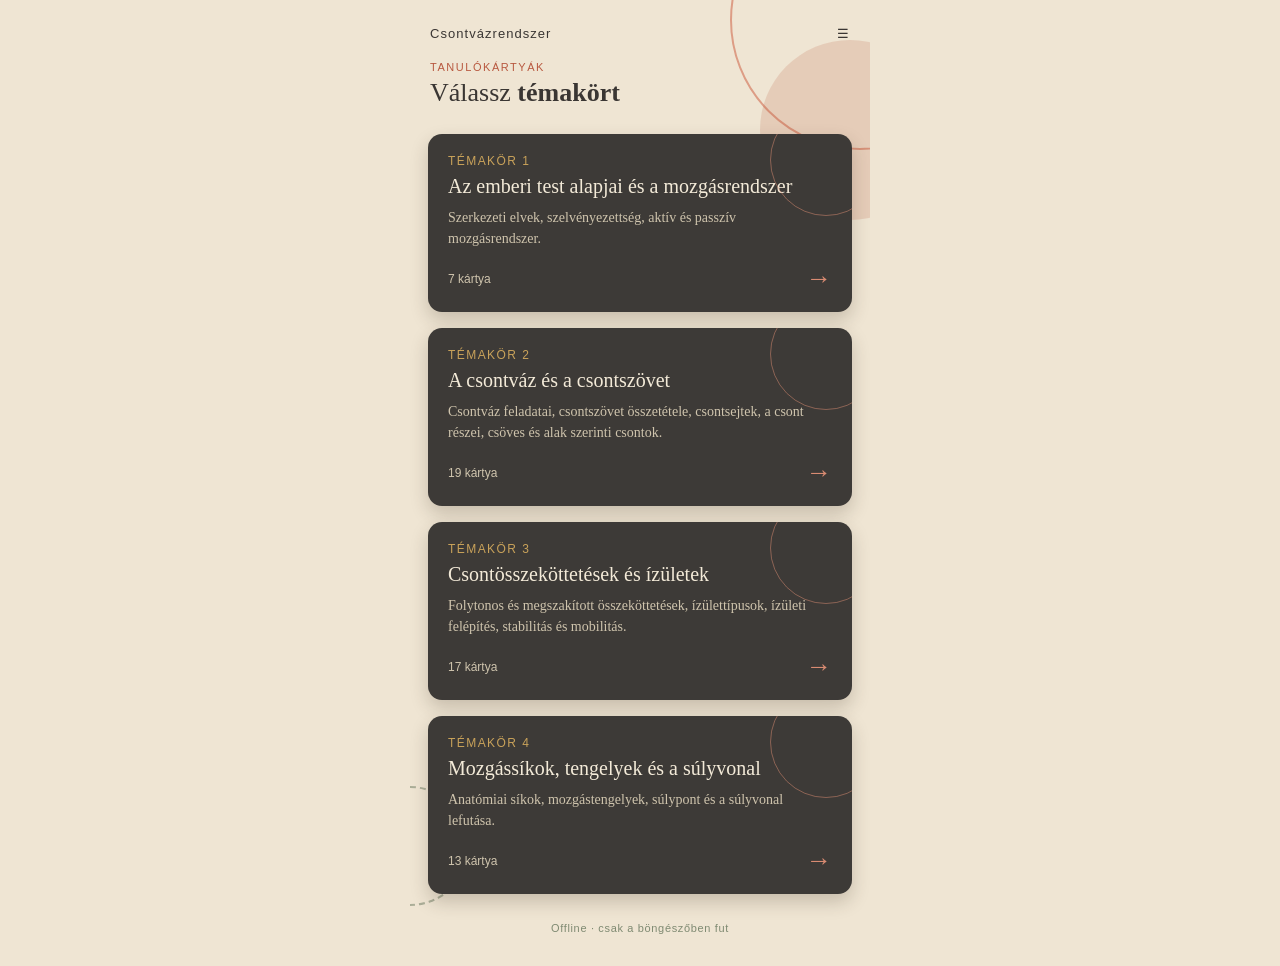
<file: anat22/index.html>
<!DOCTYPE html>
<html lang="hu">
<head>
<meta charset="UTF-8">
<meta name="viewport" content="width=device-width, initial-scale=1, viewport-fit=cover">
<title>Csontvázrendszer – Tanulókártyák</title>
<style>
  :root {
    --paper: #efe5d3;
    --paper-deep: #e4d7bf;
    --ink: #3a3633;
    --card: #3d3a37;
    --card-line: #5a5550;
    --cream: #f3ead8;
    --muted-cream: #cfc4ad;
    --terracotta: #b8583f;
    --terracotta-soft: #d98b72;
    --sage: #7f8a72;
    --mustard: #c9a25a;
    --shadow: rgba(60, 45, 30, 0.22);
  }

  * { box-sizing: border-box; margin: 0; padding: 0; }

  html, body {
    min-height: 100%;
    background: var(--paper);
    color: var(--ink);
    font-family: Georgia, "Times New Roman", serif;
    -webkit-font-smoothing: antialiased;
  }

  body {
    display: flex;
    justify-content: center;
    padding: env(safe-area-inset-top, 0px) 12px env(safe-area-inset-bottom, 0px);
    min-height: 100vh;
  }

  .app {
    position: relative;
    width: 100%;
    max-width: 460px;
    min-height: 100vh;
    overflow: hidden;
    padding: 22px 18px 32px;
  }

  /* decorative arcs, like the reference */
  .deco {
    position: absolute;
    pointer-events: none;
    border-radius: 50%;
    z-index: 0;
  }
  .deco.a {
    width: 260px; height: 260px;
    top: -110px; right: -120px;
    border: 2px solid var(--terracotta-soft);
    opacity: 0.8;
  }
  .deco.b {
    width: 180px; height: 180px;
    top: 40px; right: -70px;
    background: var(--terracotta);
    opacity: 0.18;
  }
  .deco.c {
    width: 120px; height: 120px;
    bottom: 60px; left: -60px;
    border: 2px dashed var(--sage);
    opacity: 0.6;
  }

  .content { position: relative; z-index: 1; }

  .topbar {
    display: flex;
    align-items: center;
    justify-content: space-between;
    font-family: "Trebuchet MS", Verdana, sans-serif;
    font-size: 13px;
    letter-spacing: 0.08em;
    color: var(--ink);
    padding: 4px 2px 14px;
  }
  .icon-btn {
    background: none;
    border: none;
    color: var(--ink);
    font-size: 22px;
    cursor: pointer;
    padding: 6px 8px;
    line-height: 1;
  }
  .icon-btn:disabled { opacity: 0.25; cursor: default; }

  .heading { margin: 6px 2px 4px; }
  .heading .eyebrow {
    font-family: "Trebuchet MS", Verdana, sans-serif;
    font-size: 11px;
    letter-spacing: 0.14em;
    text-transform: uppercase;
    color: var(--terracotta);
  }
  .heading h1 {
    font-size: 26px;
    font-weight: normal;
    line-height: 1.2;
    margin-top: 4px;
  }
  .heading h1 strong { font-weight: bold; }

  .view { display: none; }
  .view.active { display: block; }

  /* ---------- category selection ---------- */
  .category-list {
    display: flex;
    flex-direction: column;
    gap: 16px;
    margin-top: 26px;
  }
  .cat-card {
    position: relative;
    background: var(--card);
    color: var(--cream);
    border-radius: 14px;
    padding: 20px 20px 18px;
    cursor: pointer;
    box-shadow: 0 8px 18px var(--shadow);
    border: none;
    text-align: left;
    width: 100%;
    font-family: inherit;
    transition: transform 0.15s ease;
    overflow: hidden;
  }
  .cat-card:active { transform: scale(0.98); }
  .cat-card::before {
    content: "";
    position: absolute;
    right: -30px; top: -30px;
    width: 110px; height: 110px;
    border-radius: 50%;
    border: 1.5px solid var(--terracotta-soft);
    opacity: 0.5;
  }
  .cat-num {
    font-family: "Trebuchet MS", Verdana, sans-serif;
    font-size: 12px;
    letter-spacing: 0.12em;
    color: var(--mustard);
    text-transform: uppercase;
  }
  .cat-title {
    font-size: 20px;
    margin: 6px 0 8px;
    line-height: 1.25;
    color: var(--cream);
  }
  .cat-desc {
    font-size: 14px;
    line-height: 1.5;
    color: var(--muted-cream);
  }
  .cat-foot {
    display: flex;
    justify-content: space-between;
    align-items: center;
    margin-top: 14px;
    font-family: "Trebuchet MS", Verdana, sans-serif;
    font-size: 12px;
    color: var(--muted-cream);
  }
  .cat-arrow {
    font-size: 26px;
    color: var(--terracotta-soft);
  }

  /* ---------- deck view ---------- */
  .deck-head {
    margin-top: 6px;
  }
  .deck-head h2 {
    font-size: 21px;
    font-weight: normal;
    margin-top: 4px;
    line-height: 1.25;
  }
  .deck-head h2 strong { font-weight: bold; }

  .progress-row {
    display: flex;
    justify-content: space-between;
    align-items: center;
    font-family: "Trebuchet MS", Verdana, sans-serif;
    font-size: 12px;
    color: var(--ink);
    margin: 18px 2px 8px;
  }
  .progress {
    height: 6px;
    background: var(--paper-deep);
    border-radius: 6px;
    overflow: hidden;
  }
  .progress-fill {
    height: 100%;
    width: 0%;
    background: var(--terracotta);
    transition: width 0.3s ease;
  }

  .scene {
    perspective: 1200px;
    margin-top: 18px;
    height: 360px;
  }
  .flipper {
    position: relative;
    width: 100%;
    height: 100%;
    transition: transform 0.55s cubic-bezier(.4,.2,.2,1);
    transform-style: preserve-3d;
    cursor: pointer;
  }
  .flipper.flipped { transform: rotateY(180deg); }

  .face {
    position: absolute;
    inset: 0;
    border-radius: 16px;
    backface-visibility: hidden;
    -webkit-backface-visibility: hidden;
    display: flex;
    flex-direction: column;
    padding: 24px 22px;
    box-shadow: 0 10px 22px var(--shadow);
    overflow: hidden;
  }
  .face.front {
    background: var(--card);
    color: var(--cream);
  }
  .face.back {
    background: var(--cream);
    color: var(--ink);
    transform: rotateY(180deg);
    border: 1.5px solid var(--paper-deep);
  }
  .face::after {
    content: "";
    position: absolute;
    right: -50px; bottom: -50px;
    width: 150px; height: 150px;
    border-radius: 50%;
    border: 1.5px solid var(--terracotta-soft);
    opacity: 0.35;
    pointer-events: none;
  }
  .face-label {
    font-family: "Trebuchet MS", Verdana, sans-serif;
    font-size: 11px;
    letter-spacing: 0.14em;
    text-transform: uppercase;
    margin-bottom: 14px;
  }
  .face.front .face-label { color: var(--mustard); }
  .face.back .face-label { color: var(--terracotta); }

  .face-text {
    font-size: 19px;
    line-height: 1.45;
    overflow-y: auto;
    flex: 1;
    padding-right: 4px;
  }
  .face.back .face-text { font-size: 17px; }

  .face-hint {
    font-family: "Trebuchet MS", Verdana, sans-serif;
    font-size: 12px;
    color: var(--muted-cream);
    text-align: right;
    margin-top: 10px;
  }
  .face.back .face-hint { color: var(--sage); }

  .controls {
    display: flex;
    justify-content: space-between;
    align-items: center;
    margin-top: 22px;
    gap: 10px;
  }
  .nav-btn {
    background: none;
    border: 1.5px solid var(--ink);
    color: var(--ink);
    font-family: "Trebuchet MS", Verdana, sans-serif;
    font-size: 14px;
    padding: 10px 14px;
    border-radius: 999px;
    cursor: pointer;
  }
  .nav-btn:disabled { opacity: 0.3; cursor: default; }
  .nav-btn.arrow {
    border: none;
    color: var(--terracotta);
    font-size: 30px;
    padding: 0 6px;
    line-height: 1;
  }
  .nav-btn.arrow:disabled { color: var(--ink); }

  .mark-row {
    display: flex;
    gap: 10px;
    margin-top: 16px;
  }
  .mark-btn {
    flex: 1;
    font-family: "Trebuchet MS", Verdana, sans-serif;
    font-size: 13px;
    padding: 11px 10px;
    border-radius: 10px;
    border: none;
    cursor: pointer;
    color: var(--cream);
  }
  .mark-btn.know { background: var(--sage); }
  .mark-btn.again { background: var(--terracotta); }
  .mark-btn.active { box-shadow: inset 0 0 0 2px var(--cream), 0 0 0 2px var(--ink); }

  .mini-actions {
    display: flex;
    justify-content: center;
    gap: 18px;
    margin-top: 16px;
    font-family: "Trebuchet MS", Verdana, sans-serif;
    font-size: 13px;
  }
  .link-btn {
    background: none;
    border: none;
    color: var(--ink);
    text-decoration: underline;
    text-underline-offset: 3px;
    cursor: pointer;
    font-family: inherit;
    font-size: inherit;
    padding: 4px;
  }

  .done-box {
    display: none;
    margin-top: 18px;
    background: var(--paper-deep);
    border-radius: 14px;
    padding: 18px;
    text-align: center;
    font-size: 15px;
    line-height: 1.5;
  }
  .done-box.show { display: block; }
  .done-box strong { color: var(--terracotta); font-weight: bold; }

  footer {
    margin-top: 28px;
    text-align: center;
    font-family: "Trebuchet MS", Verdana, sans-serif;
    font-size: 11px;
    color: var(--sage);
    letter-spacing: 0.06em;
  }

  @media (prefers-reduced-motion: reduce) {
    .flipper, .progress-fill { transition: none; }
  }
</style>
</head>
<body>
<div class="app">
  <div class="deco a"></div>
  <div class="deco b"></div>
  <div class="deco c"></div>

  <div class="content">
    <div class="topbar">
      <span>Csontvázrendszer</span>
      <span id="topRight">☰</span>
    </div>

    <!-- HOME: category selection -->
    <section id="homeView" class="view active">
      <div class="heading">
        <div class="eyebrow">Tanulókártyák</div>
        <h1>Válassz <strong>témakört</strong></h1>
      </div>
      <div class="category-list" id="categoryList"></div>
      <footer>Offline · csak a böngészőben fut</footer>
    </section>

    <!-- DECK: cards -->
    <section id="deckView" class="view">
      <div class="topbar">
        <button class="icon-btn" id="backHome" aria-label="Vissza">←</button>
        <span id="deckTopLabel"></span>
        <span style="width:38px"></span>
      </div>

      <div class="deck-head">
        <div class="eyebrow heading" style="margin:0"><span class="eyebrow" id="deckEyebrow"></span></div>
        <h2 id="deckTitle"></h2>
      </div>

      <div class="progress-row">
        <span id="counter">1 / 1</span>
        <span id="knownCount">Tudom: 0</span>
      </div>
      <div class="progress"><div class="progress-fill" id="progressFill"></div></div>

      <div class="scene">
        <div class="flipper" id="flipper" role="button" tabindex="0" aria-label="Kártya megfordítása">
          <div class="face front">
            <div class="face-label">Kérdés</div>
            <div class="face-text" id="frontText"></div>
            <div class="face-hint">Koppints a válaszhoz</div>
          </div>
          <div class="face back">
            <div class="face-label">Válasz</div>
            <div class="face-text" id="backText"></div>
            <div class="face-hint">Koppints vissza</div>
          </div>
        </div>
      </div>

      <div class="mark-row">
        <button class="mark-btn again" id="markAgain">Gyakorlom ↻</button>
        <button class="mark-btn know" id="markKnow">Tudom ✓</button>
      </div>

      <div class="controls">
        <button class="nav-btn arrow" id="prevBtn" aria-label="Előző">←</button>
        <button class="nav-btn" id="shuffleBtn">Keverés</button>
        <button class="nav-btn arrow" id="nextBtn" aria-label="Következő">→</button>
      </div>

      <div class="mini-actions">
        <button class="link-btn" id="restartBtn">Újrakezdés</button>
        <button class="link-btn" id="practiceBtn">Csak a „gyakorlom” kártyák</button>
      </div>

      <div class="done-box" id="doneBox">
        <strong>Kész a kör!</strong><br>
        <span id="doneText"></span>
      </div>
    </section>
  </div>
</div>

<script>
  const CATEGORIES = [
    {
      id: 1,
      title: "Az emberi test alapjai és a mozgásrendszer",
      desc: "Szerkezeti elvek, szelvényezettség, aktív és passzív mozgásrendszer.",
      cards: [
        { q: "Mi a bilaterális szimmetria?", a: "A test jobb és bal oldala alapvetően egymás tükörképe. A középsík (median sagittalis sík) osztja jobb és bal félre." },
        { q: "Mi a szelvényezettség (szegmentáció)?", a: "A test bizonyos részei hasonló, ismétlődő szakaszokból, szelvényekből épülnek fel." },
        { q: "Adj példát a szelvényezettségre!", a: "Gerincoszlop csigolyái, a bordák elhelyezkedése, a törzs izmainak egyes rétegei, a gerincvelői idegek szegmentális elrendeződése." },
        { q: "Mi a mozgásrendszer feladata?", a: "Lehetővé teszi a test helyzetének megváltoztatását, a helyváltoztatást és a testtartás fenntartását." },
        { q: "Mi tartozik a passzív mozgásrendszerhez?", a: "Csontok, ízületek, ízületi szalagok és porcok. Feladata: a test támasztása, védelme és a mozgás kereteinek biztosítása." },
        { q: "Mi tartozik az aktív mozgásrendszerhez?", a: "Vázizmok és izmok inai. Az izom-összehúzódással létrehozza a mozgást, fenntartja a testtartást és stabilizálja az ízületeket." },
        { q: "Melyik rész hozza létre a mozgást: az aktív vagy a passzív?", a: "Az aktív rész. A passzív rész a mozgás kereteit adja." }
      ]
    },
    {
      id: 2,
      title: "A csontváz és a csontszövet",
      desc: "Csontváz feladatai, csontszövet összetétele, csontsejtek, a csont részei, csöves és alak szerinti csontok.",
      cards: [
        { q: "Hány csontból áll egy felnőtt csontváza?", a: "Általában 206 csontból." },
        { q: "Sorold fel a csontváz hat feladatát!", a: "Támasztás, védelem, mozgás, vérképzés, ásványianyag-raktározás, energiaraktározás." },
        { q: "Mely részek alkotják a tengelyvázat?", a: "A koponya, a gerincoszlop és a mellkas." },
        { q: "Mi a csontszövet szerves állománya?", a: "Kb. 1/3 részt tesz ki, főként kollagénrostokból áll. Rugalmasságot és hajlékonyságot ad, és segít megelőzni a csont törékenységét." },
        { q: "Mi a csontszövet szervetlen állománya?", a: "Kb. 2/3 részt tesz ki, főként kalcium- és foszfátsókból áll. Keménységet és szilárdságot biztosít." },
        { q: "Mi az osteoblast?", a: "Csontépítő sejt, új csontállományt termel." },
        { q: "Mi az osteoclast?", a: "Csontbontó sejt, lebontja a régi csontállományt." },
        { q: "Mi az osteocyta?", a: "Érett csontsejt, fenntartja a csontszövetet." },
        { q: "Mi a különbség a tömör és a szivacsos csontállomány között?", a: "A tömör (substantia compacta) kemény, sűrű, nagy teherbírású. A szivacsos (substantia spongiosa) gerendázatos, könnyebb, a csont belsejében található." },
        { q: "Mi a csonthártya (periosteum)?", a: "A csont külső felszínét borító kötőszövetes hártya. Vérereket és idegeket tartalmaz." },
        { q: "Mi a velőüreg (cavitas medullaris)?", a: "A hosszú csontok középső részében található üreg." },
        { q: "Mi a diaphysis?", a: "A csöves csont középső, hosszú szakasza, a csonttest." },
        { q: "Mi a metaphysis?", a: "A csonttest és a csontvég közötti átmeneti terület." },
        { q: "Mi a növekedési porc (epiphysisporc) szerepe?", a: "Gyermekkorban a hosszanti növekedés helye. Felnőttkorban elcsontosodik, helyén epiphysisvonal marad." },
        { q: "Adj példát hosszú (csöves) csontra!", a: "Combcsont, felkarcsont, sípcsont. Hosszúságuk nagyobb, mint szélességük és vastagságuk." },
        { q: "Adj példát rövid csontra!", a: "Kéztőcsontok, lábtőcsontok. Hosszúságuk, szélességük és vastagságuk közel azonos." },
        { q: "Adj példát lapos csontra!", a: "Lapocka, szegycsont, bordák, koponyacsontok. Védő és izomtapadási szerepük van." },
        { q: "Adj példát szabálytalan csontra!", a: "Csigolyák, egyes arckoponyacsontok. Bonyolult, változatos alakúak." },
        { q: "Mi a szezámcsont, és mi a példája?", a: "Inakban kialakuló kis csont, amely védi az inat és javítja az izom erőkarját. Példa: térdkalács (patella)." }
      ]
    },
    {
      id: 3,
      title: "Csontösszeköttetések és ízületek",
      desc: "Folytonos és megszakított összeköttetések, ízülettípusok, ízületi felépítés, stabilitás és mobilitás.",
      cards: [
        { q: "Mi jellemzi a folytonos csontösszeköttetéseket (synarthrosis)?", a: "A csontokat kötőszövet vagy porc köti össze. Nincs valódi ízületi rés." },
        { q: "Adj példát syndesmosisra!", a: "A sípcsont és a szárkapocscsont közötti összeköttetés." },
        { q: "Adj példát sutura típusú összeköttetésre!", a: "A koponyacsontok között." },
        { q: "Adj példát synchondrosisra!", a: "Az első bordaporc és a szegycsont közötti porcos kapcsolat." },
        { q: "Adj példát symphysisre!", a: "A csigolyatestek között, illetve a szeméremcsontok között." },
        { q: "Mi jellemzi a megszakított összeköttetéseket (diarthrosis)?", a: "Valódi ízületek, ízületi réssel. A csontok egymáshoz képest elmozdulhatnak." },
        { q: "Sorold fel a synoviális ízület hat fő alkotórészét!", a: "Ízületi fej, ízületi vápa, ízületi porc, ízületi tok, ízületi üreg, ízületi folyadék (synovia)." },
        { q: "Mi a synovia feladata?", a: "Kenést és tápanyagellátást biztosít az ízületi porcnak." },
        { q: "Mi az ízületi tok két rétege?", a: "Külső rostos réteg (membrana fibrosa) és belső ízületi belhártya (membrana synovialis), amely az ízületi folyadékot termeli." },
        { q: "Sorold fel a synoviális ízület járulékos elemeit!", a: "Ízületi szalagok, ízületi korongok, meniscusok, ízületi ajkak (labrum), nyáktömlők (bursa), ínhüvelyek." },
        { q: "Milyen mozgásokat végez az egytengelyű ízület? Példa?", a: "Hajlítás (flexio) és nyújtás (extensio). Példa: könyökízület, ujjpercek közötti ízületek." },
        { q: "Milyen mozgásokat végez a kéttengelyű ízület? Példa?", a: "Hajlítás, nyújtás, távolítás (abductio) és közelítés (adductio). Példa: csuklóízület, hüvelykujj nyeregízülete." },
        { q: "Milyen mozgásokat végez a háromtengelyű ízület? Példa?", a: "Hajlítás, nyújtás, távolítás, közelítés és forgatás (rotatio). Példa: váll- és csípőízület." },
        { q: "Mi az egyszerű ízület (articulatio simplex)?", a: "Olyan ízület, amelyben két csont vesz részt. Példa: vállízület." },
        { q: "Mi a komplex ízület (articulatio complexa)? Példa?", a: "Az ízületi üregben porcos korong vagy meniscus is található. Példa: térdízület." },
        { q: "Mi a kapcsolat az ízületek stabilitása és mobilitása között?", a: "Általában fordított: a nagyobb mobilitás gyakran kisebb stabilitással, a nagyobb stabilitás kisebb mozgásterjedelemmel jár." },
        { q: "Mit jelent az ízületről-ízületre elv?", a: "Az ízületek felváltva igényelnek mobilitást vagy stabilitást. Például a bokaízület mobilitást, a térdízület stabilitást igényel. Ha egy ízület nem látja el feladatát, a szomszédos ízületek túlterhelődhetnek." }
      ]
    },
    {
      id: 4,
      title: "Mozgássíkok, tengelyek és a súlyvonal",
      desc: "Anatómiai síkok, mozgástengelyek, súlypont és a súlyvonal lefutása.",
      cards: [
        { q: "Melyik sík osztja a testet jobb és bal oldalra? Milyen mozgások jellemzik?", a: "A sagittalis (nyílirányú) sík. Jellemző mozgások: flexio és extensio. Példa: guggolás, könyökhajlítás." },
        { q: "Melyik sík osztja a testet elülső és hátulsó részre? Milyen mozgások?", a: "A frontalis (homloksík, coronalis sík). Jellemző mozgások: abductio, adductio, oldalra hajlítás. Példa: karemelés oldalra." },
        { q: "Melyik sík osztja a testet felső és alsó részre? Milyen mozgások?", a: "A transversalis (vízszintes) sík. Jellemző mozgások: rotatio, horizontális abductio és adductio. Példa: törzsfordítás." },
        { q: "Melyik tengely körül történnek a sagittalis síkbeli mozgások?", a: "A haránttengely (transversalis tengely), amely jobbról balra halad." },
        { q: "Melyik tengely körül történnek a frontalis síkbeli mozgások?", a: "A nyílirányú tengely (sagittalis tengely), amely elölről hátrafelé halad." },
        { q: "Melyik tengely körül történnek a transversalis síkbeli mozgások?", a: "A hossztengely (longitudinalis tengely), amely függőlegesen halad a test hosszában." },
        { q: "Mi a súlypont (centrum gravitatis)?", a: "Az a képzeletbeli pont, amelyben a test teljes tömege koncentráltnak tekinthető, és ahol a gravitációs erő eredője hat." },
        { q: "Hol található az emberi test súlypontja anatómiai alaphelyzetben?", a: "Megközelítőleg a második keresztcsonti csigolya (S2) magasságában, a medence területén." },
        { q: "Mi a súlyvonal?", a: "A súlyponton áthaladó, függőleges képzeletbeli vonal, amely a gravitációs erő irányát jelöli. Viszonya a támaszfelülethez meghatározza az egyensúlyt." },
        { q: "Hol halad a súlyvonal a gerincoszlop mentén állásban?", a: "Az ágyéki szakasz előtt, a háti szakasz mögött." },
        { q: "Hol halad a súlyvonal a térdízülethez képest?", a: "Kissé a térdízület forgástengelye előtt." },
        { q: "Hol halad a súlyvonal a csípőízülethez képest?", a: "Kissé a csípőízület forgástengelye mögött." },
        { q: "Hol halad a súlyvonal a fej területén?", a: "A külső hallójárat közelében." }
      ]
    }
  ];

  // ---------- state ----------
  let catIndex = 0;
  let order = [];
  let pos = 0;
  let known = new Set();
  let practiceOnly = false;
  let flipped = false;

  const $ = (id) => document.getElementById(id);

  function showView(name) {
    $("homeView").classList.toggle("active", name === "home");
    $("deckView").classList.toggle("active", name === "deck");
    window.scrollTo(0, 0);
  }

  // ---------- home ----------
  function renderHome() {
    const list = $("categoryList");
    list.innerHTML = "";
    CATEGORIES.forEach((cat, i) => {
      const btn = document.createElement("button");
      btn.className = "cat-card";
      btn.innerHTML = `
        <div class="cat-num">Témakör ${cat.id}</div>
        <div class="cat-title"></div>
        <div class="cat-desc"></div>
        <div class="cat-foot">
          <span></span>
          <span class="cat-arrow">→</span>
        </div>`;
      btn.querySelector(".cat-title").textContent = cat.title;
      btn.querySelector(".cat-desc").textContent = cat.desc;
      btn.querySelector(".cat-foot span").textContent = cat.cards.length + " kártya";
      btn.addEventListener("click", () => openCategory(i));
      list.appendChild(btn);
    });
  }

  // ---------- deck ----------
  function shuffleArray(arr) {
    const a = arr.slice();
    for (let i = a.length - 1; i > 0; i--) {
      const j = Math.floor(Math.random() * (i + 1));
      [a[i], a[j]] = [a[j], a[i]];
    }
    return a;
  }

  function buildOrder() {
    const all = CATEGORIES[catIndex].cards.map((_, i) => i);
    order = practiceOnly ? all.filter(i => !known.has(i)) : all;
    if (order.length === 0) order = all;
    pos = 0;
  }

  function openCategory(i) {
    catIndex = i;
    known = new Set();
    practiceOnly = false;
    buildOrder();
    const cat = CATEGORIES[i];
    $("deckTopLabel").textContent = "Témakör " + cat.id;
    $("deckEyebrow").textContent = "Témakör " + cat.id;
    $("deckTitle").innerHTML = "";
    $("deckTitle").textContent = cat.title;
    $("practiceBtn").textContent = "Csak a „gyakorlom” kártyák";
    showView("deck");
    setFlipped(false, true);
    renderCard();
  }

  function setFlipped(v, instant) {
    flipped = v;
    const f = $("flipper");
    if (instant) f.style.transition = "none";
    f.classList.toggle("flipped", v);
    if (instant) {
      requestAnimationFrame(() => requestAnimationFrame(() => { f.style.transition = ""; }));
    }
  }

  function currentCard() {
    return CATEGORIES[catIndex].cards[order[pos]];
  }

  function renderCard() {
    const total = order.length;
    const card = currentCard();
    $("frontText").textContent = card.q;
    $("backText").textContent = card.a;
    $("counter").textContent = (pos + 1) + " / " + total;
    $("knownCount").textContent = "Tudom: " + known.size + " / " + CATEGORIES[catIndex].cards.length;
    $("progressFill").style.width = ((known.size / CATEGORIES[catIndex].cards.length) * 100) + "%";
    $("prevBtn").disabled = pos === 0;
    $("nextBtn").disabled = pos === total - 1;

    const idx = order[pos];
    $("markKnow").classList.toggle("active", known.has(idx));
    $("markAgain").classList.toggle("active", !known.has(idx));

    $("doneBox").classList.remove("show");
    $("practiceBtn").textContent = practiceOnly
      ? "Mind a kártyák"
      : "Csak a „gyakorlom” kártyák";
  }

  function goTo(newPos) {
    if (newPos < 0 || newPos >= order.length) return;
    pos = newPos;
    setFlipped(false);
    setTimeout(renderCard, 120);
  }

  function next() {
    if (pos < order.length - 1) goTo(pos + 1);
    else showDoneIfNeeded();
  }

  function prev() { goTo(pos - 1); }

  function showDoneIfNeeded() {
    const total = CATEGORIES[catIndex].cards.length;
    const left = total - known.size;
    $("doneText").textContent = left === 0
      ? "Minden kártyát tudsz ebben a témakörben."
      : "Még " + left + " kártya van, amit gyakorolnod kell.";
    $("doneBox").classList.add("show");
  }

  function markKnow() {
    const idx = order[pos];
    if (known.has(idx)) known.delete(idx); else known.add(idx);
    renderCard();
    if (known.size === CATEGORIES[catIndex].cards.length) showDoneIfNeeded();
  }

  function markAgain() {
    known.delete(order[pos]);
    renderCard();
  }

  function shuffleDeck() {
    const all = CATEGORIES[catIndex].cards.map((_, i) => i);
    const base = practiceOnly ? all.filter(i => !known.has(i)) : all;
    order = shuffleArray(base.length ? base : all);
    pos = 0;
    setFlipped(false);
    renderCard();
  }

  function restart() {
    known = new Set();
    practiceOnly = false;
    buildOrder();
    setFlipped(false);
    renderCard();
  }

  function togglePractice() {
    practiceOnly = !practiceOnly;
    buildOrder();
    setFlipped(false);
    renderCard();
  }

  // ---------- events ----------
  $("backHome").addEventListener("click", () => { showView("home"); });
  $("flipper").addEventListener("click", () => setFlipped(!flipped));
  $("flipper").addEventListener("keydown", (e) => {
    if (e.key === "Enter" || e.key === " ") { e.preventDefault(); setFlipped(!flipped); }
  });
  $("nextBtn").addEventListener("click", next);
  $("prevBtn").addEventListener("click", prev);
  $("markKnow").addEventListener("click", markKnow);
  $("markAgain").addEventListener("click", markAgain);
  $("shuffleBtn").addEventListener("click", shuffleDeck);
  $("restartBtn").addEventListener("click", restart);
  $("practiceBtn").addEventListener("click", togglePractice);

  document.addEventListener("keydown", (e) => {
    if (!$("deckView").classList.contains("active")) return;
    if (e.key === "ArrowRight") next();
    else if (e.key === "ArrowLeft") prev();
    else if (e.key === " ") { e.preventDefault(); setFlipped(!flipped); }
  });

  // swipe support
  let touchX = null;
  const scene = document.querySelector(".scene");
  scene.addEventListener("touchstart", (e) => { touchX = e.touches[0].clientX; }, { passive: true });
  scene.addEventListener("touchend", (e) => {
    if (touchX === null) return;
    const dx = e.changedTouches[0].clientX - touchX;
    touchX = null;
    if (Math.abs(dx) > 50) { dx < 0 ? next() : prev(); }
  });

  renderHome();
</script>
</body>
</html>
</file>
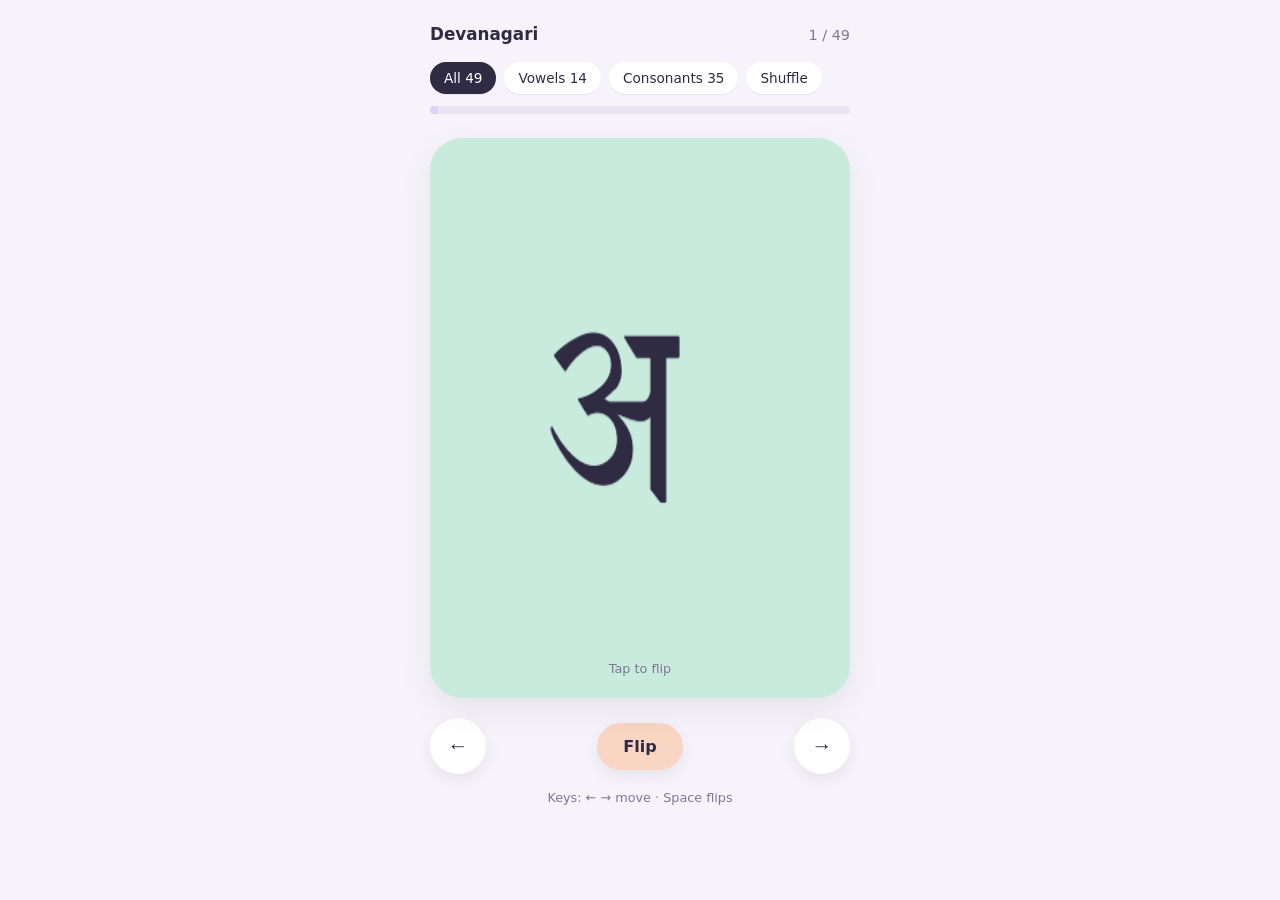
<file: devanagari-flashcards/index.html>
<!DOCTYPE html>
<html lang="en">
<head>
<meta charset="UTF-8">
<meta name="viewport" content="width=device-width, initial-scale=1">
<title>Devanagari Flashcards</title>
<style>
  :root {
    --bg: #F6F4FA;
    --ink: #2F2B43;
    --muted: #7C7896;
    --line: #E7E3F2;
    --mint: #C9EBDD;
    --mint-ink: #2E7D62;
    --lav: #DCD2F7;
    --lav-ink: #5B4B8A;
    --peach: #FBD5C4;
  }
  * { box-sizing: border-box; }
  body {
    margin: 0;
    min-height: 100vh;
    background: var(--bg);
    color: var(--ink);
    font-family: system-ui, -apple-system, "Segoe UI", Roboto, sans-serif;
    display: flex;
    flex-direction: column;
    align-items: center;
    padding: 24px 16px 32px;
  }
  header, .filters, .progress, .stage, .controls, footer {
    width: 100%;
    max-width: 420px;
  }
  header { display: flex; justify-content: space-between; align-items: baseline; }
  h1 { font-size: 1.05rem; font-weight: 600; margin: 0; }
  .count { font-size: .9rem; color: var(--muted); font-variant-numeric: tabular-nums; }

  .filters { display: flex; gap: 8px; margin: 18px 0 12px; flex-wrap: wrap; }
  .pill {
    border: 0; border-radius: 999px; padding: 8px 14px;
    background: #fff; color: var(--ink);
    font: inherit; font-size: .85rem; cursor: pointer;
    box-shadow: 0 1px 0 var(--line);
  }
  .pill[aria-pressed="true"] { background: var(--ink); color: #fff; }

  .progress { height: 8px; background: #E9E5F4; border-radius: 999px; overflow: hidden; }
  .progress span { display: block; height: 100%; background: var(--lav); transition: width .3s ease; }

  .stage { perspective: 1400px; aspect-ratio: 3 / 4; margin: 24px 0 20px; }
  .card {
    position: relative; width: 100%; height: 100%;
    transform-style: preserve-3d;
    transition: transform .55s cubic-bezier(.4, .2, .2, 1);
    cursor: pointer; border-radius: 32px;
    outline: none;
  }
  .card.flipped { transform: rotateY(180deg); }
  .card:focus-visible .face { outline: 3px solid var(--lav-ink); outline-offset: 4px; }

  .face {
    position: absolute; inset: 0; border-radius: 32px;
    backface-visibility: hidden; -webkit-backface-visibility: hidden;
    display: flex; flex-direction: column; align-items: center;
    padding: 28px 24px; box-shadow: 0 12px 32px rgba(47, 43, 67, .08);
  }
  .front {
    background: var(--tint);
    justify-content: center;
  }
  .front .deva {
    font-family: "Noto Sans Devanagari", "Nirmala UI", "Kohinoor Devanagari",
                 "Devanagari Sangam MN", Mangal, sans-serif;
    font-size: clamp(7rem, 34vw, 9.5rem);
    line-height: 1.25;
    color: var(--ink);
  }
  .front .hint { position: absolute; bottom: 22px; font-size: .8rem; color: var(--muted); }

  .back {
    background: #fff; transform: rotateY(180deg);
    justify-content: center; text-align: center;
  }
  .tag {
    font-size: .72rem; border-radius: 999px; padding: 6px 12px;
    background: var(--tint); color: var(--tint-ink);
    margin-bottom: 18px;
  }
  .mini {
    font-family: "Noto Sans Devanagari", "Nirmala UI", "Kohinoor Devanagari",
                 "Devanagari Sangam MN", Mangal, sans-serif;
    font-size: 2.2rem; line-height: 1.2; color: var(--ink);
  }
  .latin { font-size: 2.8rem; font-weight: 600; color: var(--tint-ink); margin: 6px 0 2px; }
  .pron { font-size: 1rem; margin-bottom: 22px; }
  .info { font-size: .92rem; color: var(--muted); line-height: 1.7; }
  .note {
    margin-top: 20px; font-size: .8rem; color: var(--muted);
    background: var(--bg); border-radius: 16px; padding: 10px 14px; line-height: 1.5;
  }

  .controls { display: flex; justify-content: space-between; align-items: center; margin-bottom: 16px; }
  .round {
    width: 56px; height: 56px; border-radius: 50%; border: 0;
    background: #fff; color: var(--ink); font-size: 1.3rem; cursor: pointer;
    box-shadow: 0 6px 16px rgba(47, 43, 67, .08);
  }
  .wide {
    border: 0; border-radius: 999px; padding: 14px 26px;
    background: var(--peach); color: var(--ink);
    font: inherit; font-weight: 600; cursor: pointer;
    box-shadow: 0 6px 16px rgba(47, 43, 67, .08);
  }
  button:focus-visible { outline: 3px solid var(--lav-ink); outline-offset: 3px; }

  footer { text-align: center; font-size: .8rem; color: var(--muted); }

  /* Glyphs drawn from the reference images */
  .front img { height: 200px; max-width: 75%; width: auto; display: block; }
  .mini img { height: 46px; width: auto; display: block; margin: 0 auto; }

  /* Hidden surprise card */
  .is-secret .front { padding: 0; background: none; box-shadow: 0 12px 32px rgba(47, 43, 67, .14); }
  .is-secret .front img { height: 100%; width: 100%; object-fit: cover; border-radius: 32px; }
  .is-secret .tag { display: none; }
  .is-secret .latin { font-size: 2.2rem; }

  @media (prefers-reduced-motion: reduce) {
    .card, .progress span { transition: none; }
  }
</style>
</head>
<body>

<header>
  <h1>Devanagari</h1>
  <span class="count" id="count"></span>
</header>

<div class="filters" role="group" aria-label="Filter cards">
  <button class="pill" data-filter="all" aria-pressed="true">All 49</button>
  <button class="pill" data-filter="v" aria-pressed="false">Vowels 14</button>
  <button class="pill" data-filter="c" aria-pressed="false">Consonants 35</button>
  <button class="pill" id="shuffle" aria-label="Shuffle cards">Shuffle</button>
</div>

<div class="progress" aria-hidden="true"><span id="bar"></span></div>

<div class="stage">
  <div class="card" id="card" tabindex="0" role="button" aria-label="Flip card">
    <div class="face front">
      <div class="deva" id="fDeva"></div>
      <div class="hint" id="hint">Tap to flip</div>
    </div>
    <div class="face back">
      <div class="tag" id="tag"></div>
      <div class="mini" id="bDeva"></div>
      <div class="latin" id="latin"></div>
      <div class="pron" id="pron"></div>
      <div class="info" id="place"></div>
      <div class="info" id="manner"></div>
      <div class="note" id="note" hidden></div>
    </div>
  </div>
</div>

<div class="controls">
  <button class="round" id="prev" aria-label="Previous card">&larr;</button>
  <button class="wide" id="flip">Flip</button>
  <button class="round" id="next" aria-label="Next card">&rarr;</button>
</div>

<footer>Keys: &larr; &rarr; move &middot; Space flips</footer>

<script>
const VOWEL_TAG = "MAGÁNHANGZÓ · sonans (zöngés)";
const CONS_TAG  = "MÁSSALHANGZÓ · consonans";
const TWO_FORMS = ["kha", "dha", "bha", "la"];
const TWO_FORMS_NOTE = "Ugyanaz a betű két formában, mindkettő helyes. Felül a gyakoribb, alul a ritkább alak.";

// [latin, devanagari, pronunciation, place, manner]
const DATA = [
  ["a","अ","a","torok · velaris","egyes (monophthongus) · rövid"],
  ["ā","आ","á","torok · velaris","egyes (monophthongus) · hosszú"],
  ["i","इ","i","íny · palatalis","egyes (monophthongus) · rövid"],
  ["ī","ई","í","íny · palatalis","egyes (monophthongus) · hosszú"],
  ["u","उ","u","ajak · labialis","egyes (monophthongus) · rövid"],
  ["ū","ऊ","ú","ajak · labialis","egyes (monophthongus) · hosszú"],
  ["ṛ","ऋ","ri","nyelvcsúcs · cerebralis","egyes (monophthongus) · rövid"],
  ["ṝ","ॠ","rí","nyelvcsúcs · cerebralis","egyes (monophthongus) · hosszú"],
  ["ḷ","ऌ","li","fog · dentalis","egyes (monophthongus) · rövid"],
  ["ḹ","ॡ","lí","fog · dentalis","egyes (monophthongus) · hosszú"],
  ["e","ए","é","íny · palatalis","kettős (diphthongus) · hosszú"],
  ["ai","ऐ","ai","íny · palatalis","kettős (diphthongus) · hosszú"],
  ["o","ओ","ó","ajak · labialis","kettős (diphthongus) · hosszú"],
  ["au","औ","au","ajak · labialis","kettős (diphthongus) · hosszú"],
  ["aṁ","अं","am / an","anusvāra · helye a következő hangtól függ","orrhang (nasalis) · zöngés"],
  ["ḥ","ः","h","torok · velaris","réshang (spirans) · zöngétlen"],
  ["ka","क","ka","torok · velaris","zárhang (explosiva) · zöngétlen"],
  ["kha","ख","kha","torok · velaris","zárhang (explosiva) · zöngétlen, hehezetes"],
  ["ga","ग","ga","torok · velaris","zárhang (explosiva) · zöngés"],
  ["gha","घ","gha","torok · velaris","zárhang (explosiva) · zöngés, hehezetes"],
  ["ṅa","ङ","na","torok · velaris","orrhang (nasalis) · zöngés"],
  ["ca","च","csa","íny · palatalis","zárhang (explosiva) · zöngétlen"],
  ["cha","छ","csha","íny · palatalis","zárhang (explosiva) · zöngétlen, hehezetes"],
  ["ja","ज","dzsa","íny · palatalis","zárhang (explosiva) · zöngés"],
  ["jha","झ","dzsha","íny · palatalis","zárhang (explosiva) · zöngés, hehezetes"],
  ["ña","ञ","n(y)a","íny · palatalis","orrhang (nasalis) · zöngés"],
  ["ṭa","ट","ta","nyelvcsúcs · cerebralis","zárhang (explosiva) · zöngétlen"],
  ["ṭha","ठ","tha","nyelvcsúcs · cerebralis","zárhang (explosiva) · zöngétlen, hehezetes"],
  ["ḍa","ड","da","nyelvcsúcs · cerebralis","zárhang (explosiva) · zöngés"],
  ["ḍha","ढ","dha","nyelvcsúcs · cerebralis","zárhang (explosiva) · zöngés, hehezetes"],
  ["ṇa","ण","na","nyelvcsúcs · cerebralis","orrhang (nasalis) · zöngés"],
  ["ta","त","ta","fog · dentalis","zárhang (explosiva) · zöngétlen"],
  ["tha","थ","tha","fog · dentalis","zárhang (explosiva) · zöngétlen, hehezetes"],
  ["da","द","da","fog · dentalis","zárhang (explosiva) · zöngés"],
  ["dha","ध","dha","fog · dentalis","zárhang (explosiva) · zöngés, hehezetes"],
  ["na","न","na","fog · dentalis","orrhang (nasalis) · zöngés"],
  ["pa","प","pa","ajak · labialis","zárhang (explosiva) · zöngétlen"],
  ["pha","फ","pha","ajak · labialis","zárhang (explosiva) · zöngétlen, hehezetes"],
  ["ba","ब","ba","ajak · labialis","zárhang (explosiva) · zöngés"],
  ["bha","भ","bha","ajak · labialis","zárhang (explosiva) · zöngés, hehezetes"],
  ["ma","म","ma","ajak · labialis","orrhang (nasalis) · zöngés"],
  ["ya","य","ja","íny · palatalis","folyékony (liquida) · zöngés"],
  ["ra","र","ra","nyelvcsúcs · cerebralis","folyékony (liquida) · zöngés"],
  ["la","ल","la","fog · dentalis","folyékony (liquida) · zöngés"],
  ["va","व","va","ajak · labialis","folyékony (liquida) · zöngés"],
  ["śa","श","sa","íny · palatalis","réshang (spirans) · zöngétlen"],
  ["ṣa","ष","sa","nyelvcsúcs · cerebralis","réshang (spirans) · zöngétlen"],
  ["sa","स","sza","fog · dentalis","réshang (spirans) · zöngétlen"],
  ["ha","ह","ha","torok · velaris","folyékony (liquida) · zöngés"]
];

// Every letter's front image lives in assets/glyphs/NN.png (NN = card number)
const IMAGES = {};

const cards = DATA.map((row, i) => ({
  n: i + 1,
  latin: row[0],
  deva: row[1],
  img: IMAGES[row[0]] || `assets/glyphs/${String(i + 1).padStart(2, "0")}.png`,
  pron: row[2],
  place: row[3],
  manner: row[4],
  vowel: i < 14,
  twoForms: TWO_FORMS.includes(row[0])
}));

// Easter egg: a surprise card at the end of the full deck
const SECRET = {
  secret: true,
  latin: "manohara",
  deva: "मनोहर",
  pron: "cute, charming",
  place: "संस्कृत · Sanskrit",
  manner: "Cute, charming: for this little one",
  vowel: false,
  twoForms: false
};

const $ = (id) => document.getElementById(id);
const card = $("card");
let filter = "all";
let list = [];
let pos = 0;

function applyFilter() {
  list = cards.filter(c => filter === "all" || (filter === "v") === c.vowel);
  if (filter === "all") list = list.concat([SECRET]);
  pos = 0;
  render();
}

// Shows a letter as an image if one is mapped, otherwise as font text
function showGlyph(el, c, isBack) {
  el.textContent = "";
  if (c.secret && !isBack) {
    const img = document.createElement("img");
    img.src = "assets/dog.png";
    img.alt = "Shiba Inu puppy";
    el.appendChild(img);
  } else if (c.img) {
    const img = document.createElement("img");
    img.src = c.img;
    img.alt = c.latin;
    el.appendChild(img);
  } else {
    el.textContent = c.deva;
  }
}

function render() {
  const c = list[pos];
  if (!c) return;

  card.classList.remove("flipped");
  card.classList.toggle("is-secret", !!c.secret);
  card.style.setProperty("--tint", c.vowel ? "var(--mint)" : "var(--lav)");
  card.style.setProperty("--tint-ink", c.vowel ? "var(--mint-ink)" : "var(--lav-ink)");

  showGlyph($("fDeva"), c);
  showGlyph($("bDeva"), c, true);
  $("hint").hidden = !!c.secret;
  $("tag").textContent = c.secret ? "" : `${c.vowel ? VOWEL_TAG : CONS_TAG} ${c.n}`;
  $("latin").textContent = c.latin;
  $("pron").textContent = c.secret ? c.pron : `ejtsd: ${c.pron}`;
  $("place").textContent = c.place;
  $("manner").textContent = c.manner;

  const note = $("note");
  note.hidden = !c.twoForms;
  note.textContent = c.twoForms ? TWO_FORMS_NOTE : "";

  const total = list.filter(x => !x.secret).length;
  $("count").textContent = c.secret ? "" : `${pos + 1} / ${total}`;
  $("bar").style.width = `${((pos + 1) / list.length) * 100}%`;
}

function go(step) {
  pos = (pos + step + list.length) % list.length;
  render();
}

function flip() {
  card.classList.toggle("flipped");
}

function shuffle() {
  for (let i = list.length - 1; i > 0; i--) {
    const j = Math.floor(Math.random() * (i + 1));
    [list[i], list[j]] = [list[j], list[i]];
  }
  pos = 0;
  render();
}

document.querySelectorAll(".pill[data-filter]").forEach(btn => {
  btn.addEventListener("click", () => {
    filter = btn.dataset.filter;
    document.querySelectorAll(".pill[data-filter]").forEach(b =>
      b.setAttribute("aria-pressed", String(b === btn)));
    applyFilter();
  });
});

$("shuffle").addEventListener("click", shuffle);
$("prev").addEventListener("click", () => go(-1));
$("next").addEventListener("click", () => go(1));
$("flip").addEventListener("click", flip);
card.addEventListener("click", flip);
card.addEventListener("keydown", (e) => {
  if (e.key === "Enter" || e.key === " ") { e.preventDefault(); flip(); }
});

document.addEventListener("keydown", (e) => {
  if (e.target.closest && e.target.closest("button")) return;
  if (e.key === "ArrowRight") go(1);
  else if (e.key === "ArrowLeft") go(-1);
  else if (e.key === " ") { e.preventDefault(); flip(); }
});

applyFilter();
</script>
</body>
</html>
</file>
